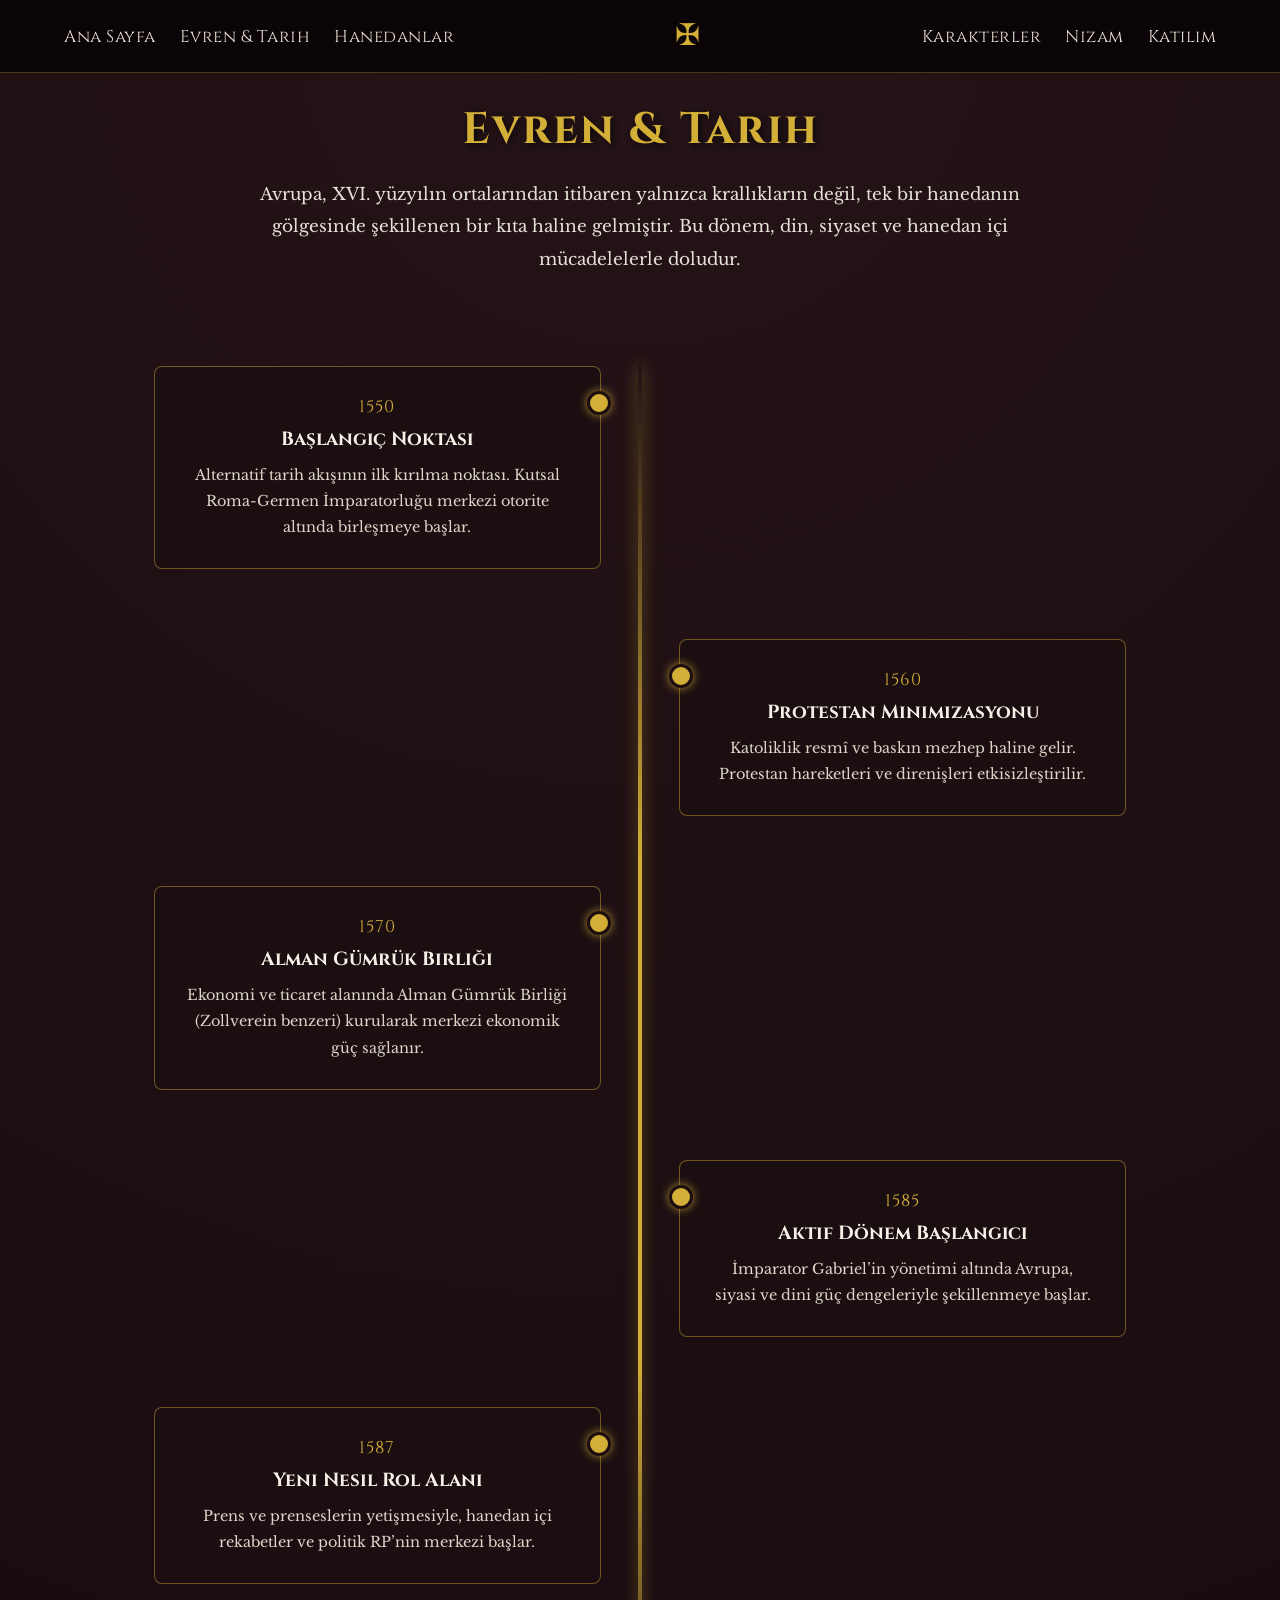
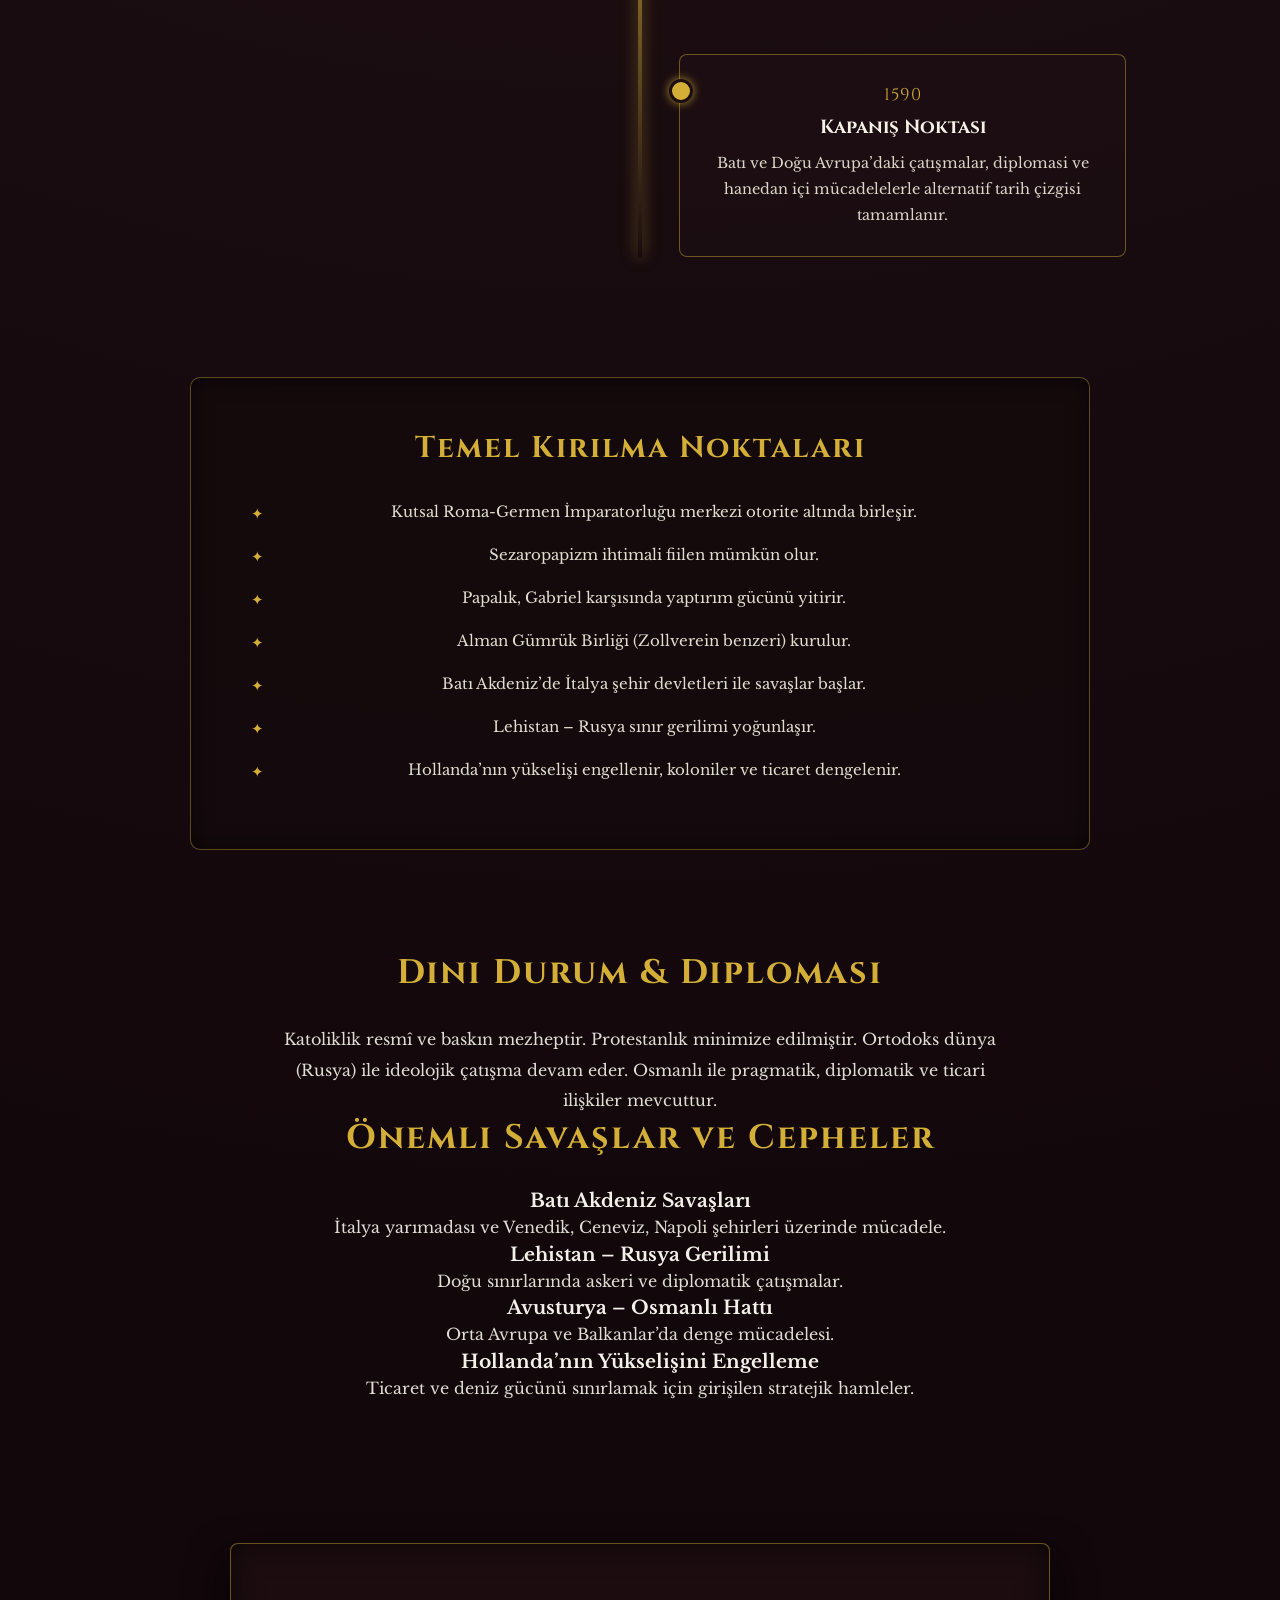
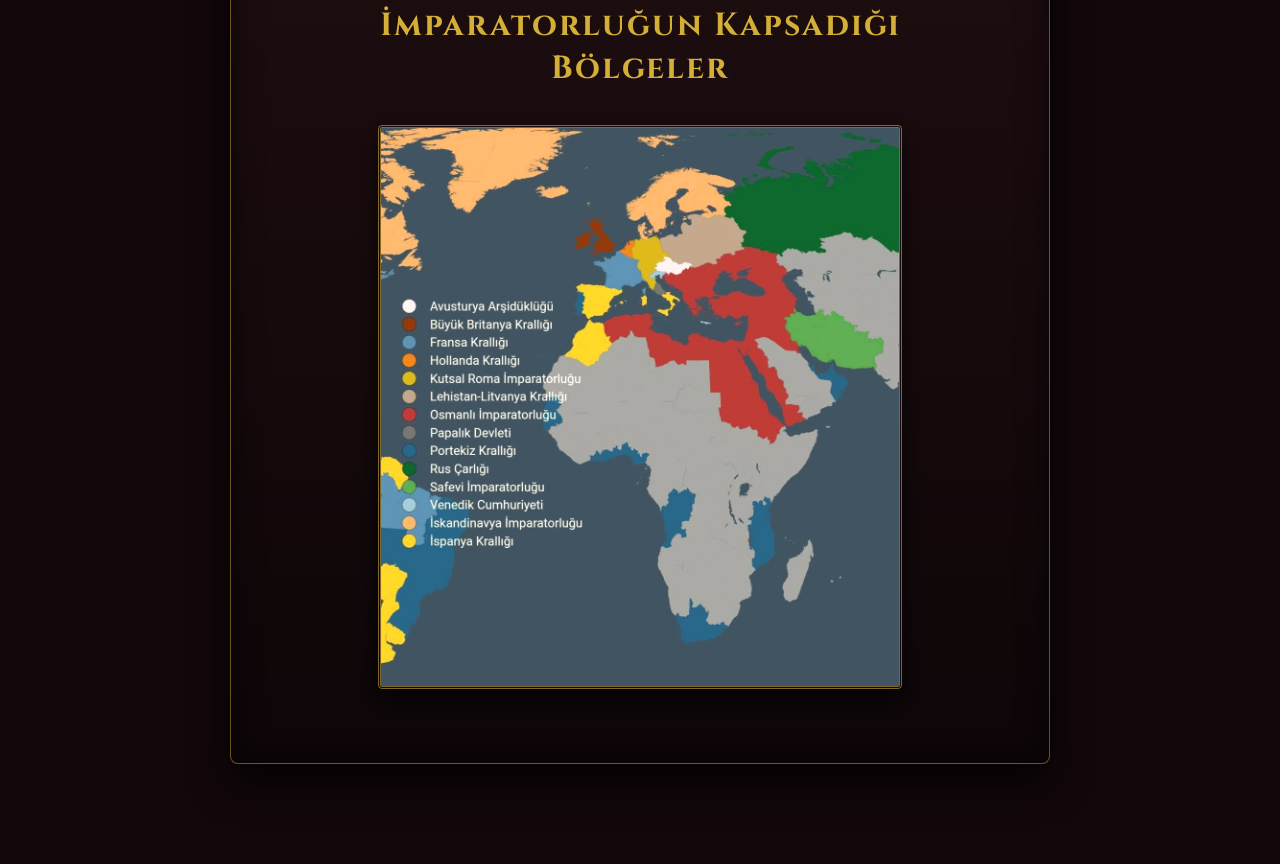
<file: evren.html>
<!DOCTYPE html>
<html lang="en">
<head>
    <meta charset="UTF-8">
    <meta name="viewport" content="width=device-width, initial-scale=1.0">
    <link rel="stylesheet" href="style.css">
    <title>La Domina Temporum</title>
</head>
<body>
    <div class="container">
<!-- NAV -->
<nav class="imperial-nav" role="navigation" aria-label="İmparatorluk Navigasyonu">
  <!-- Sol Menü: Ana Sayfa, Evren, Hanedan -->
  <ul class="nav-links nav-left">
    <li><a href="index.html">Ana Sayfa</a></li>
    <li><a href="evren.html">Evren & Tarih</a></li>
    <li><a href="hanedan.html">Hanedanlar</a></li>
  </ul>

  <!-- Merkez: Logo -->
  <a href="index.html" class="nav-logo" aria-label="İmparatorluk Anasayfası">
    ✠
  </a>

  <!-- Sağ Menü: Karakterler, Nizam, Katılım -->
  <ul class="nav-links nav-right">
    <li><a href="karakter.html">Karakterler</a></li>
    <li><a href="#rules">Nizam</a></li>
    <li><a href="#join">Katılım</a></li>
  </ul>

  <!-- Hamburger Butonu (sadece mobilde görünür) -->
  <button class="hamburger" aria-expanded="false" aria-controls="mobile-menu">
    <span class="sr-only">Menüyü aç/kapat</span>
    <span></span>
    <span></span>
    <span></span>
  </button>

  <!-- Mobil Menü (gizli, JS ile açılır) -->
  <ul id="mobile-menu" class="mobile-nav">
    <li><a href="index.html">Ana Sayfa</a></li>
    <li><a href="evren.html">Evren & Tarih</a></li>
    <li><a href="hanedan.html">Hanedanlar</a></li>
    <li><a href="karakter.html">Karakterler</a></li>
    <li><a href="#rules">Nizam</a></li>
    <li><a href="#join">Katılım</a></li>
  </ul>
</nav>

<section class="section universe">
    <h1>Evren & Tarih</h1>
    <p>
        Avrupa, XVI. yüzyılın ortalarından itibaren yalnızca krallıkların değil, 
        tek bir hanedanın gölgesinde şekillenen bir kıta haline gelmiştir. 
        Bu dönem, din, siyaset ve hanedan içi mücadelelerle doludur.
    </p>

    <!-- ZAMAN ÇİZGİSİ -->
    <div class="timeline">

        <div class="timeline-event left">
            <div class="timeline-date">1550</div>
            <div class="timeline-content">
                <h3>Başlangıç Noktası</h3>
                <p>
                    Alternatif tarih akışının ilk kırılma noktası. Kutsal Roma-Germen İmparatorluğu merkezi otorite altında birleşmeye başlar.
                </p>
            </div>
        </div>

        <div class="timeline-event right">
            <div class="timeline-date">1560</div>
            <div class="timeline-content">
                <h3>Protestan Minimizasyonu</h3>
                <p>
                    Katoliklik resmî ve baskın mezhep haline gelir. Protestan hareketleri ve direnişleri etkisizleştirilir.
                </p>
            </div>
        </div>

        <div class="timeline-event left">
            <div class="timeline-date">1570</div>
            <div class="timeline-content">
                <h3>Alman Gümrük Birliği</h3>
                <p>
                    Ekonomi ve ticaret alanında Alman Gümrük Birliği (Zollverein benzeri) kurularak merkezi ekonomik güç sağlanır.
                </p>
            </div>
        </div>

        <div class="timeline-event right">
            <div class="timeline-date">1585</div>
            <div class="timeline-content">
                <h3>Aktif Dönem Başlangıcı</h3>
                <p>
                    İmparator Gabriel’in yönetimi altında Avrupa, siyasi ve dini güç dengeleriyle şekillenmeye başlar.
                </p>
            </div>
        </div>

        <div class="timeline-event left">
            <div class="timeline-date">1587</div>
            <div class="timeline-content">
                <h3>Yeni Nesil Rol Alanı</h3>
                <p>
                    Prens ve prenseslerin yetişmesiyle, hanedan içi rekabetler ve politik RP’nin merkezi başlar.
                </p>
            </div>
        </div>

        <div class="timeline-event right">
            <div class="timeline-date">1590</div>
            <div class="timeline-content">
                <h3>Kapanış Noktası</h3>
                <p>
                    Batı ve Doğu Avrupa’daki çatışmalar, diplomasi ve hanedan içi mücadelelerle alternatif tarih çizgisi tamamlanır.
                </p>
            </div>
        </div>

    </div>

    <!-- TEMEL KIRILMA NOKTALARI -->
    <div class="milestones">
        <h2>Temel Kırılma Noktaları</h2>
        <ul>
            <li>Kutsal Roma-Germen İmparatorluğu merkezi otorite altında birleşir.</li>
            <li>Sezaropapizm ihtimali fiilen mümkün olur.</li>
            <li>Papalık, Gabriel karşısında yaptırım gücünü yitirir.</li>
            <li>Alman Gümrük Birliği (Zollverein benzeri) kurulur.</li>
            <li>Batı Akdeniz’de İtalya şehir devletleri ile savaşlar başlar.</li>
            <li>Lehistan – Rusya sınır gerilimi yoğunlaşır.</li>
            <li>Hollanda’nın yükselişi engellenir, koloniler ve ticaret dengelenir.</li>
        </ul>
    </div>

    <!-- DİN & SİYASET -->
    <div class="religion-politics">
        <h2>Dini Durum & Diplomasi</h2>
        <p>
            Katoliklik resmî ve baskın mezheptir. Protestanlık minimize edilmiştir.
            Ortodoks dünya (Rusya) ile ideolojik çatışma devam eder.
            Osmanlı ile pragmatik, diplomatik ve ticari ilişkiler mevcuttur.
        </p>
    </div>

    <!-- ÖNEMLİ SAVAŞLAR -->
    <div class="wars">
        <h2>Önemli Savaşlar ve Cepheler</h2>
        <div class="war-grid">
            <div class="war-card">
                <h3>Batı Akdeniz Savaşları</h3>
                <p>İtalya yarımadası ve Venedik, Ceneviz, Napoli şehirleri üzerinde mücadele.</p>
            </div>
            <div class="war-card">
                <h3>Lehistan – Rusya Gerilimi</h3>
                <p>Doğu sınırlarında askeri ve diplomatik çatışmalar.</p>
            </div>
            <div class="war-card">
                <h3>Avusturya – Osmanlı Hattı</h3>
                <p>Orta Avrupa ve Balkanlar’da denge mücadelesi.</p>
            </div>
            <div class="war-card">
                <h3>Hollanda’nın Yükselişini Engelleme</h3>
                <p>Ticaret ve deniz gücünü sınırlamak için girişilen stratejik hamleler.</p>
            </div>
        </div>
    </div>

    <!-- HARİTA / SINIRLAR -->
    <div class="map-section">
        <h2>İmparatorluğun Kapsadığı Bölgeler</h2>
        <img src="images/haritaladomina.jpg" alt="Alternatif Avrupa Haritası" class="map-image">
    </div>

</section>

</div>
    <script src="script.js"></script>
</body>
</html>
</file>
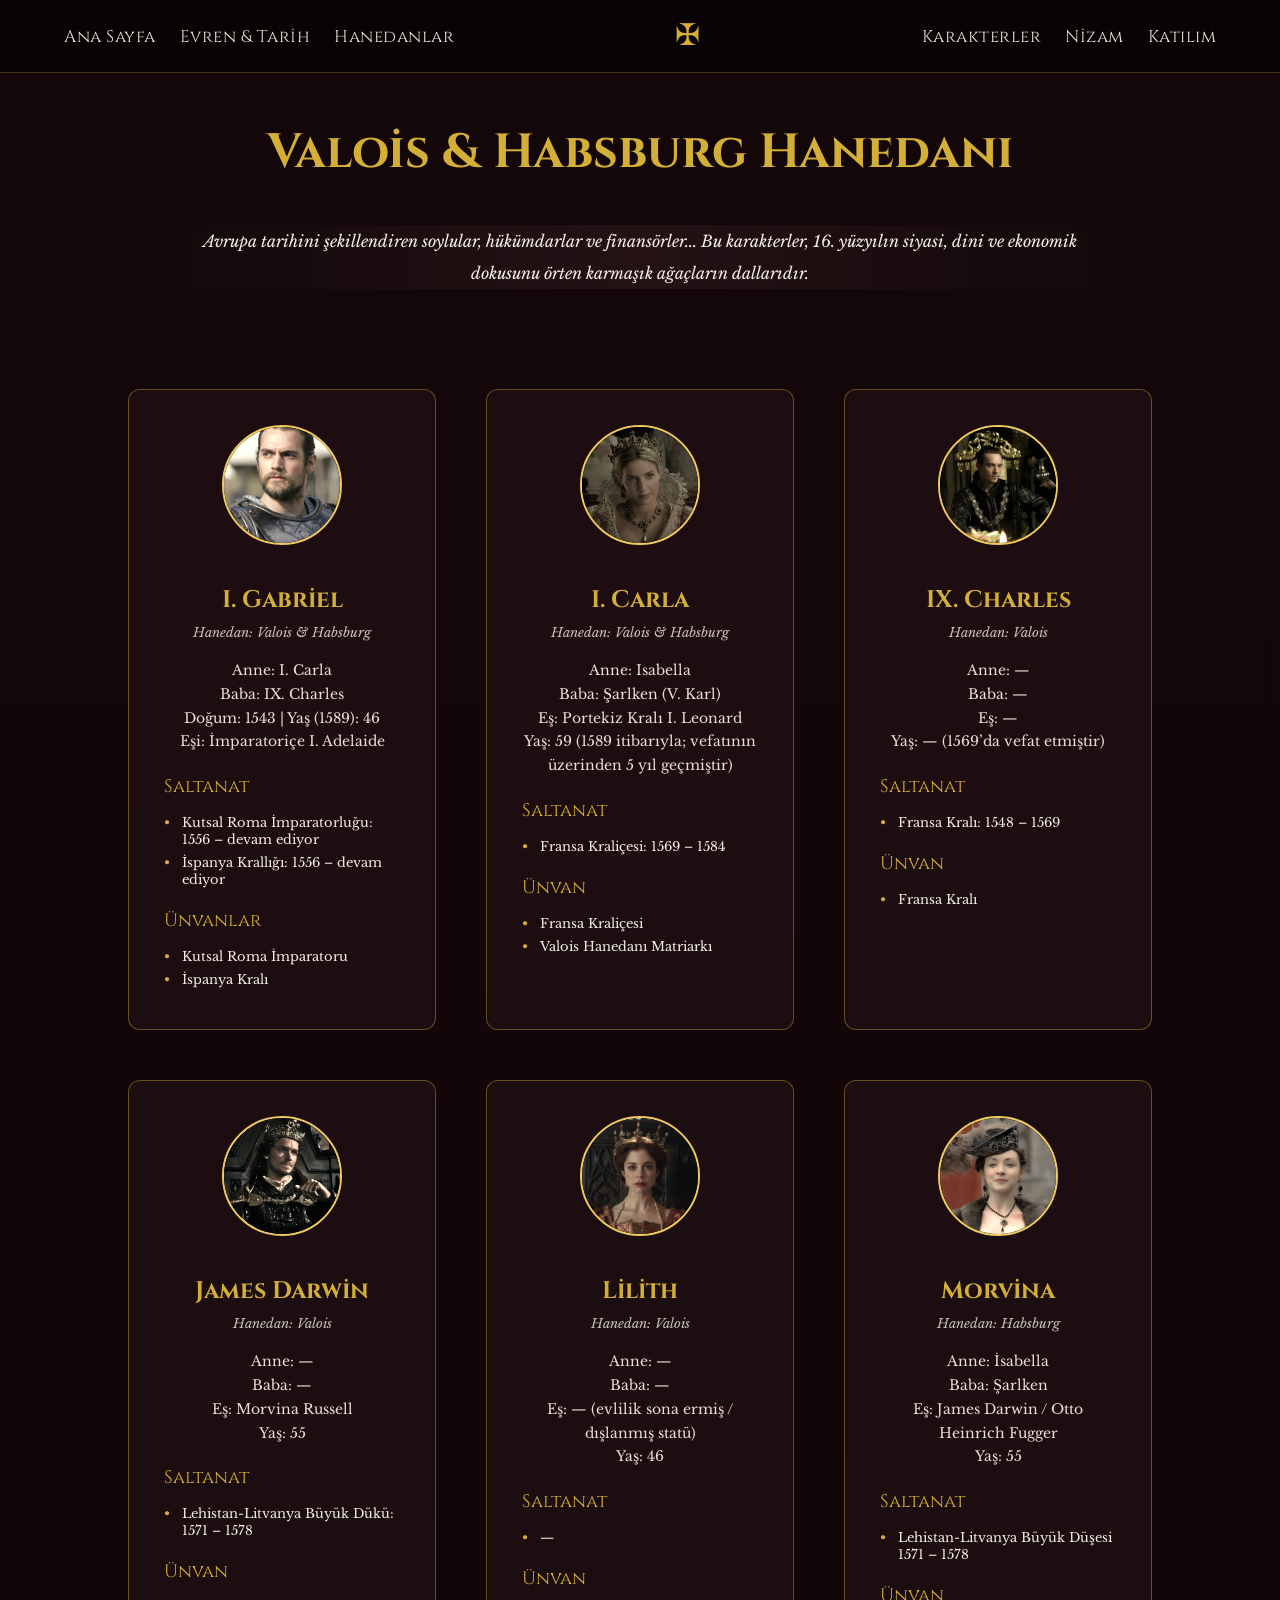
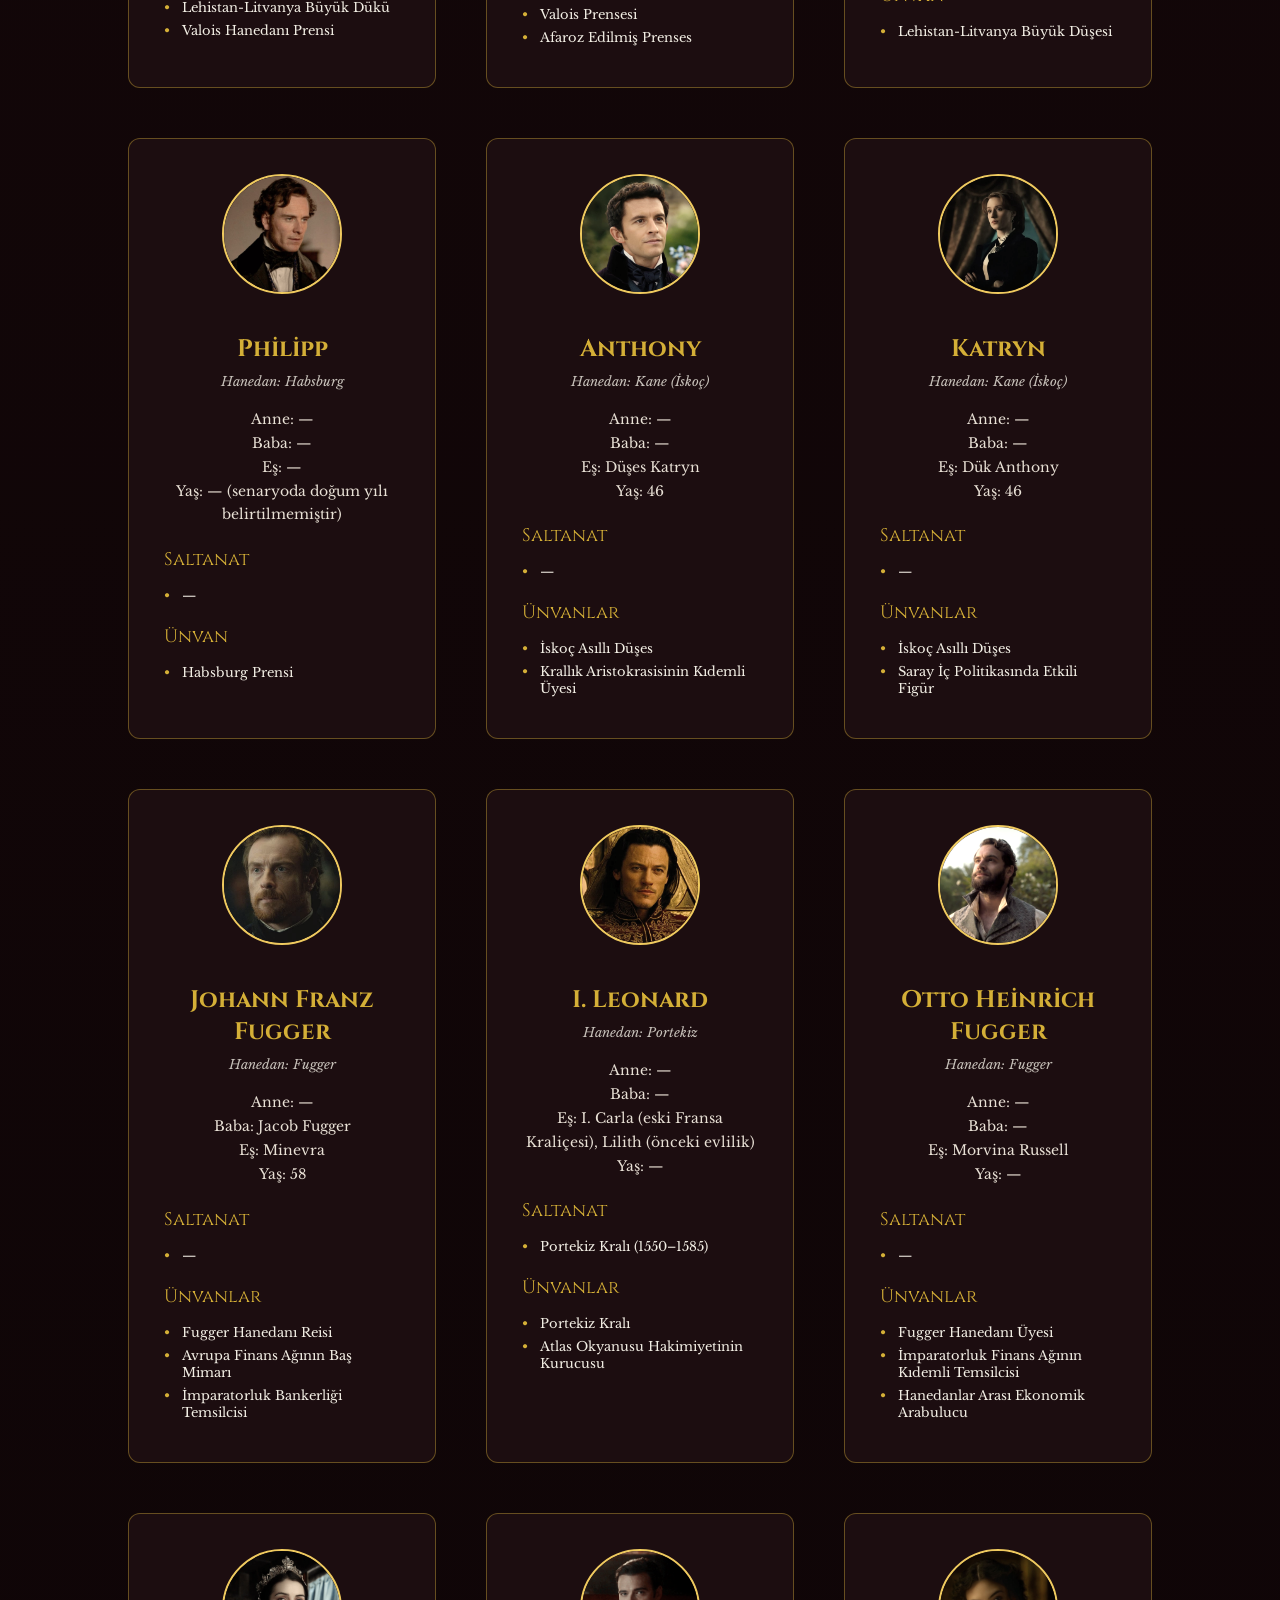
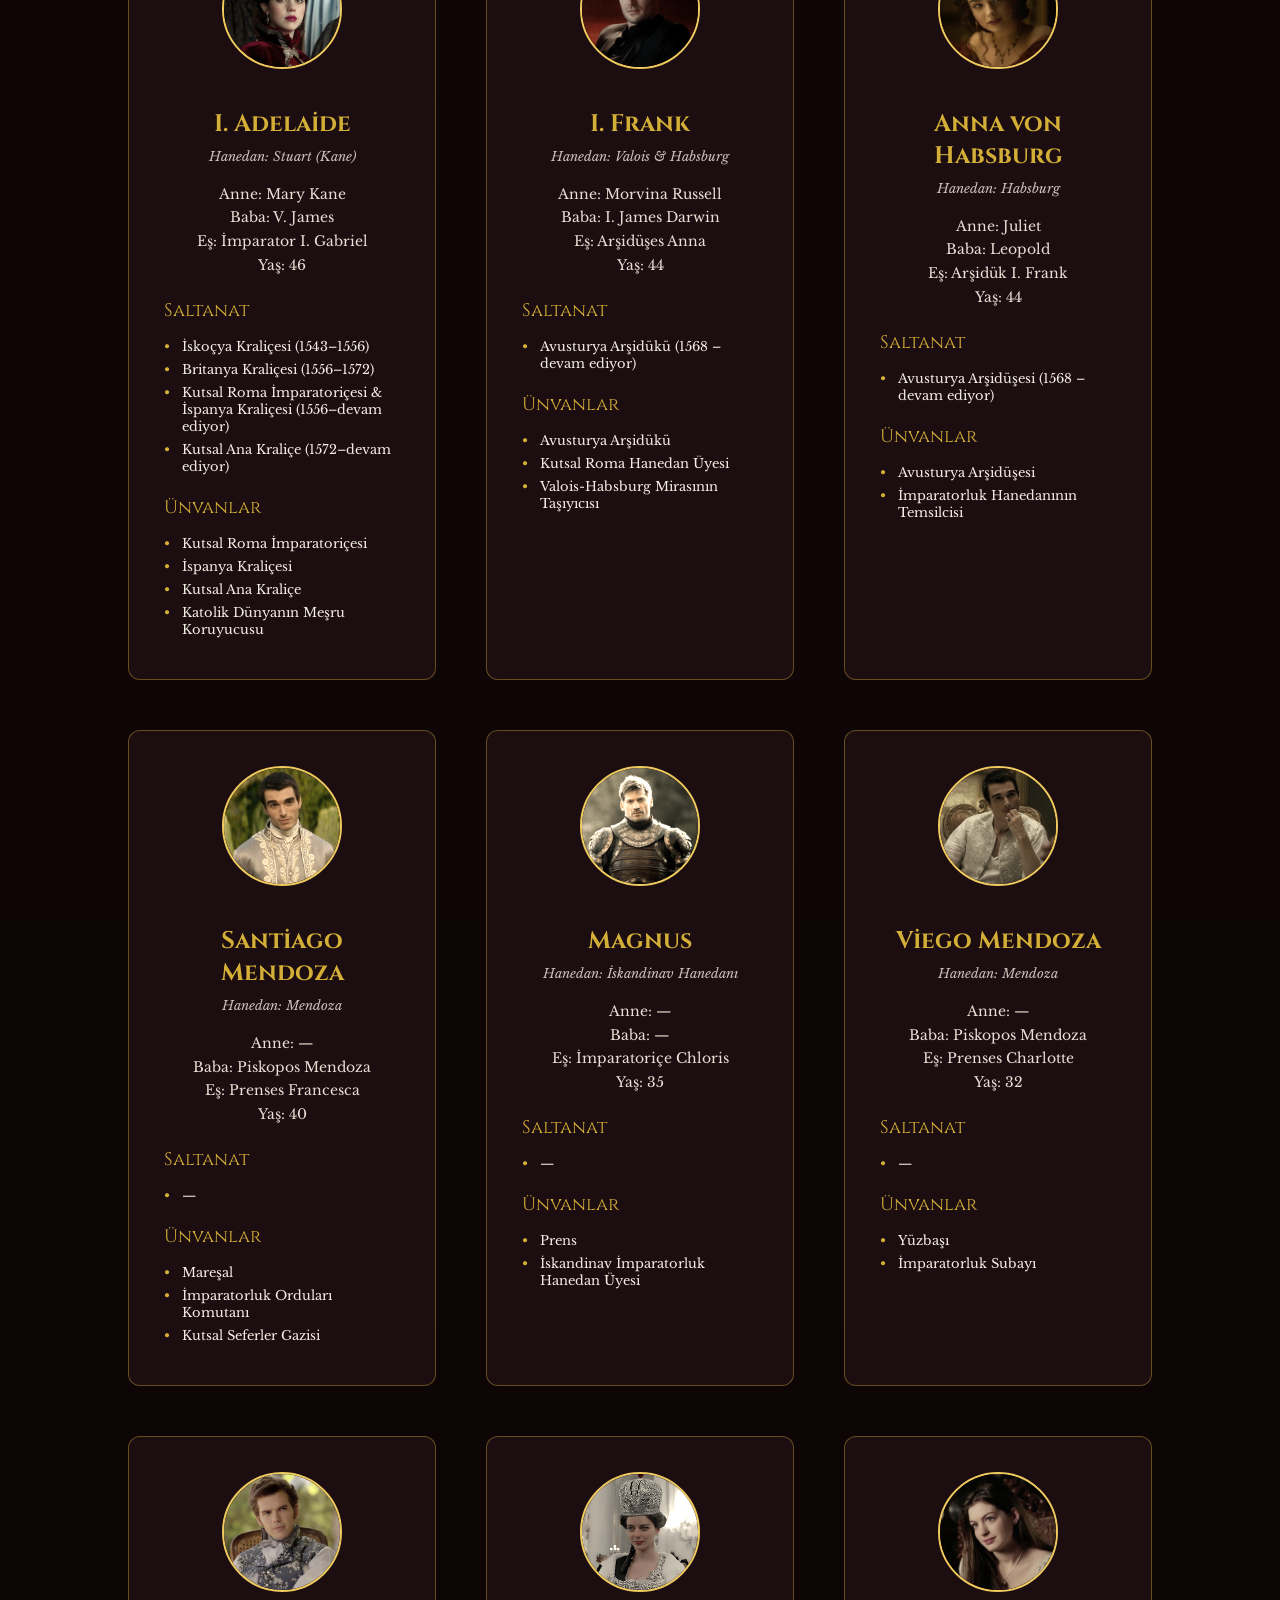
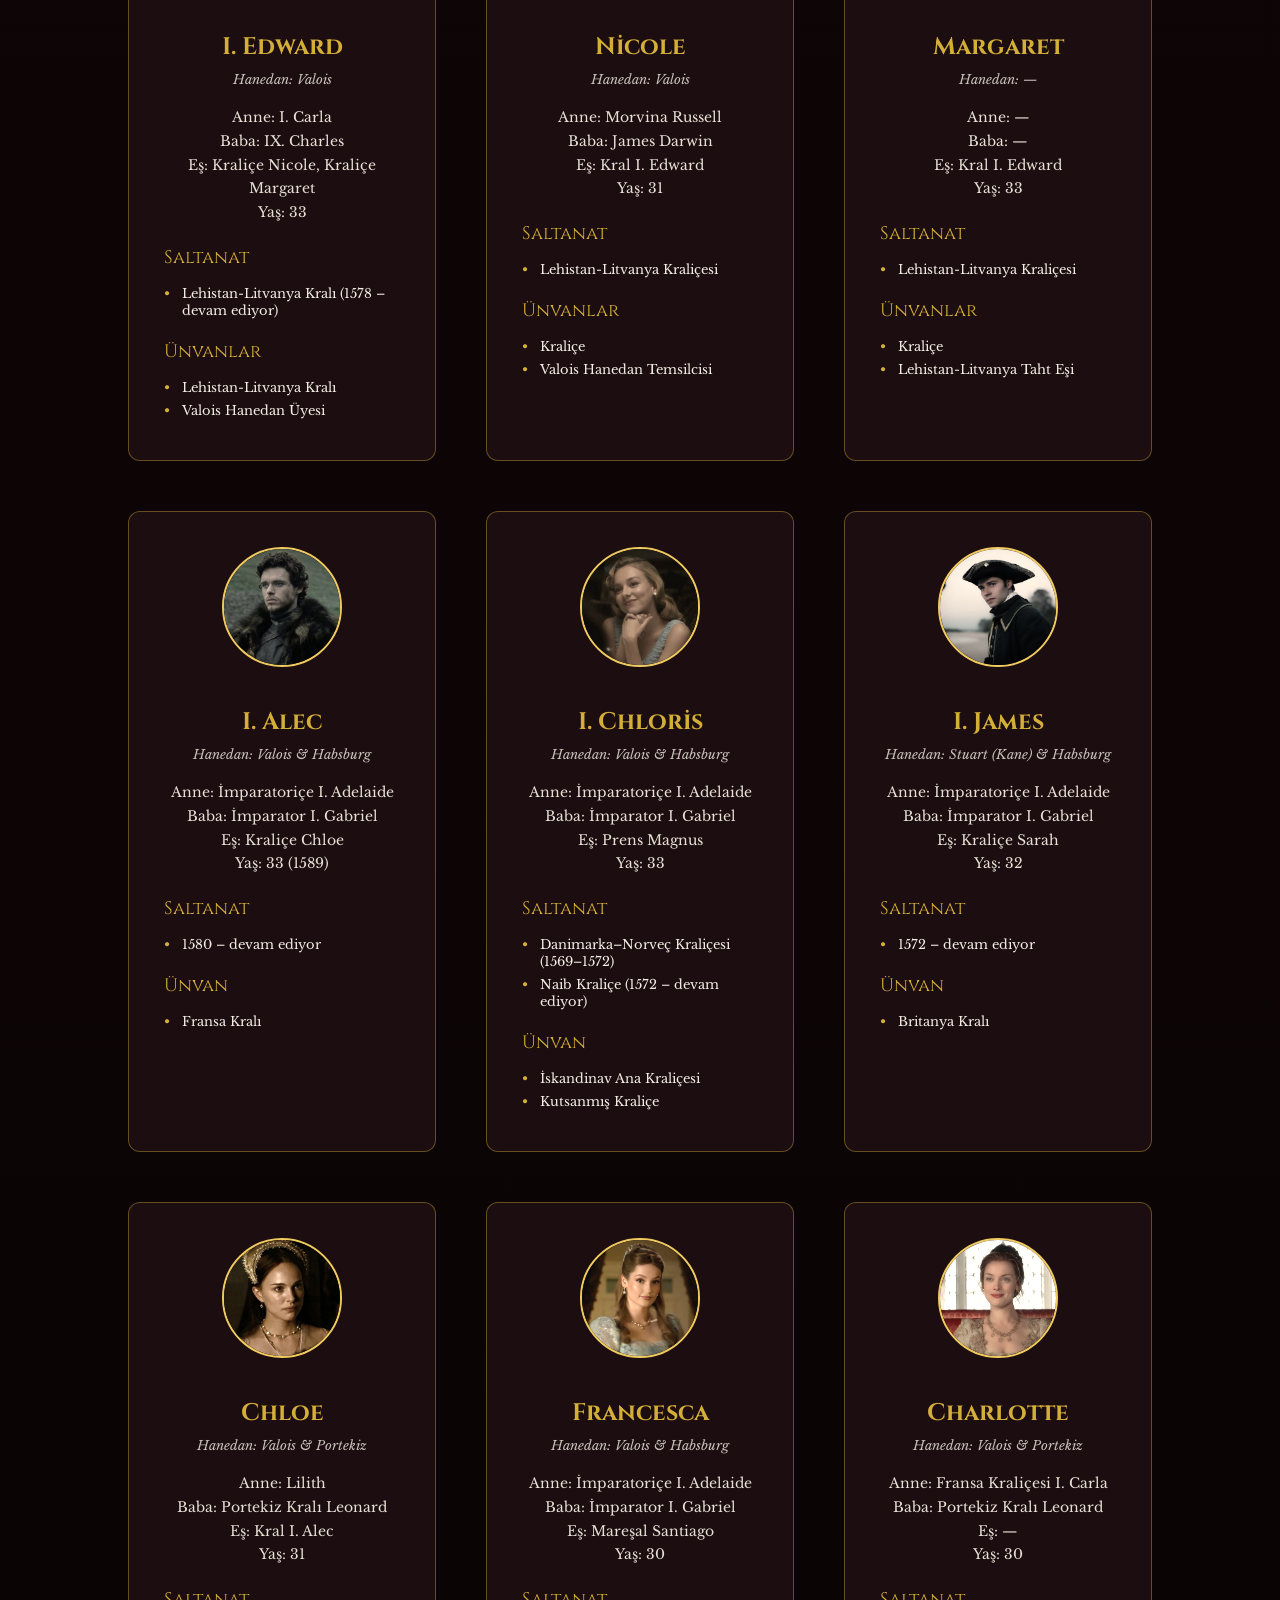
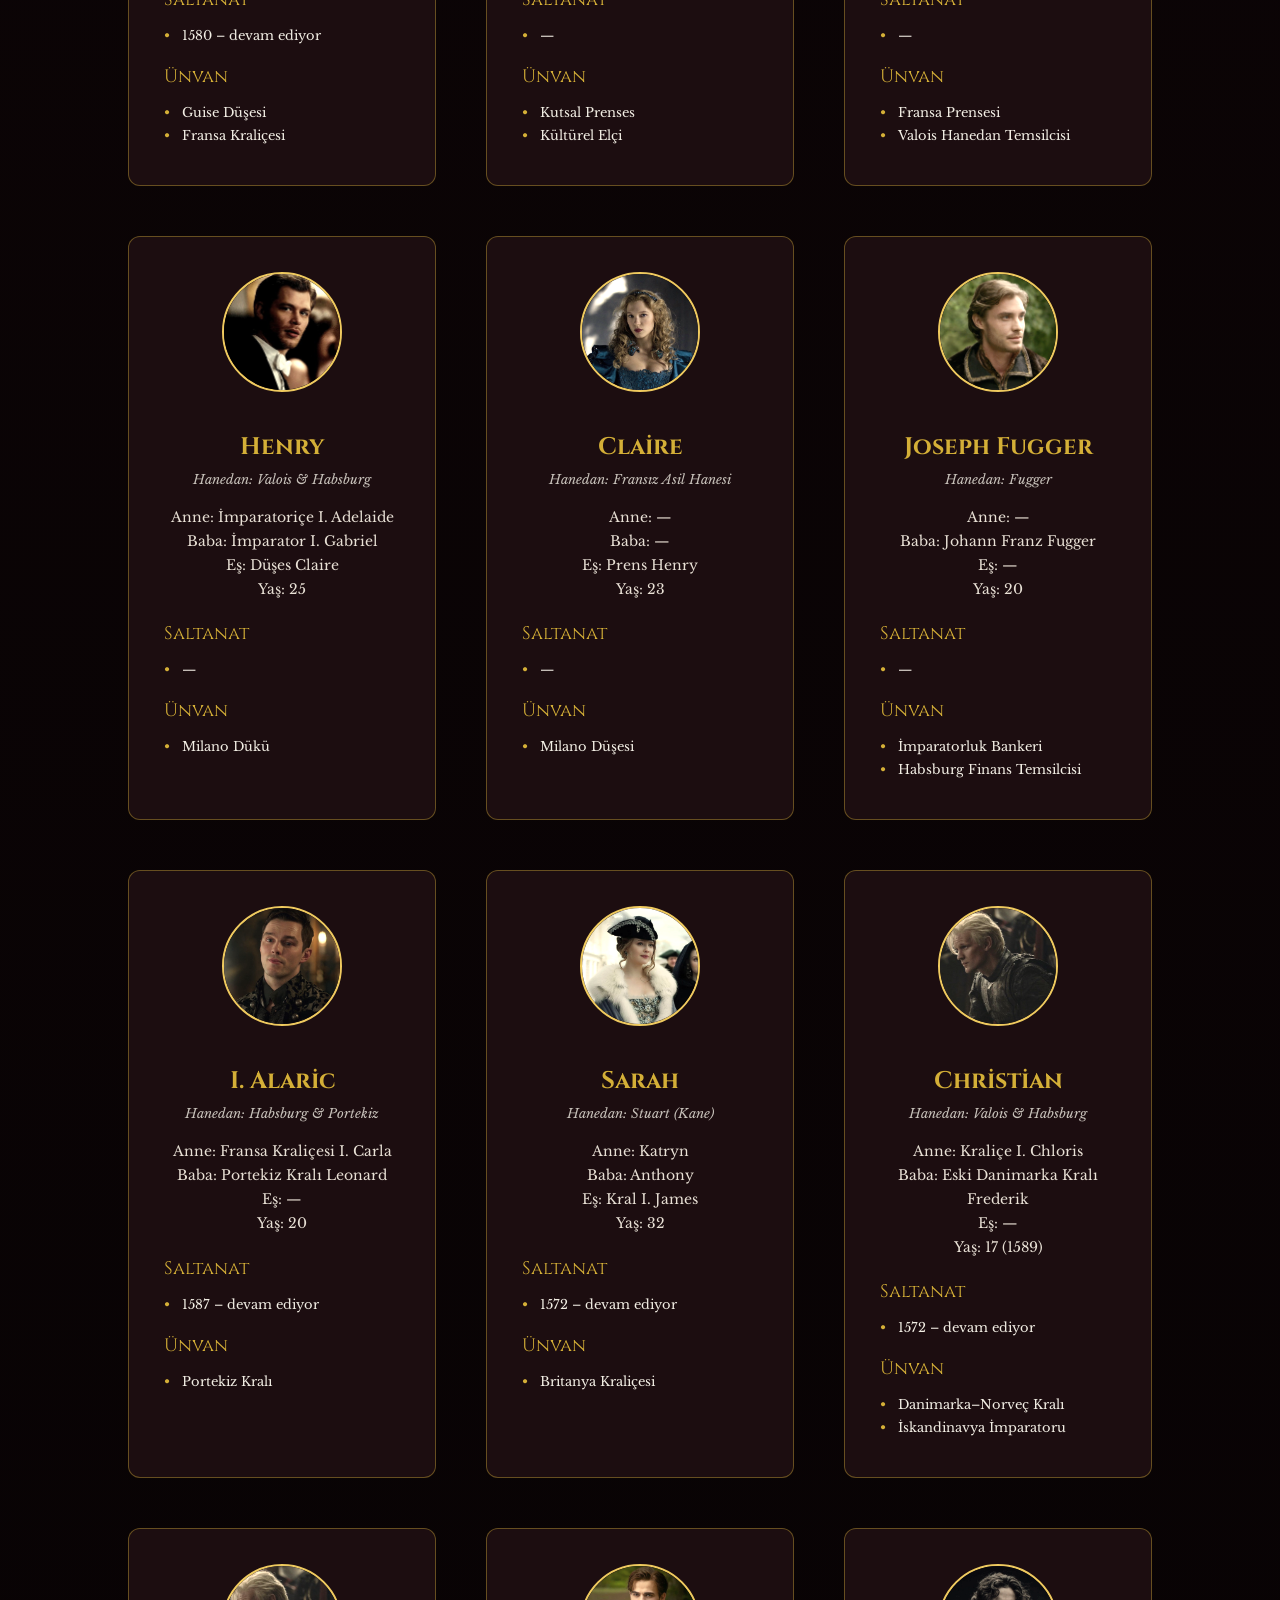
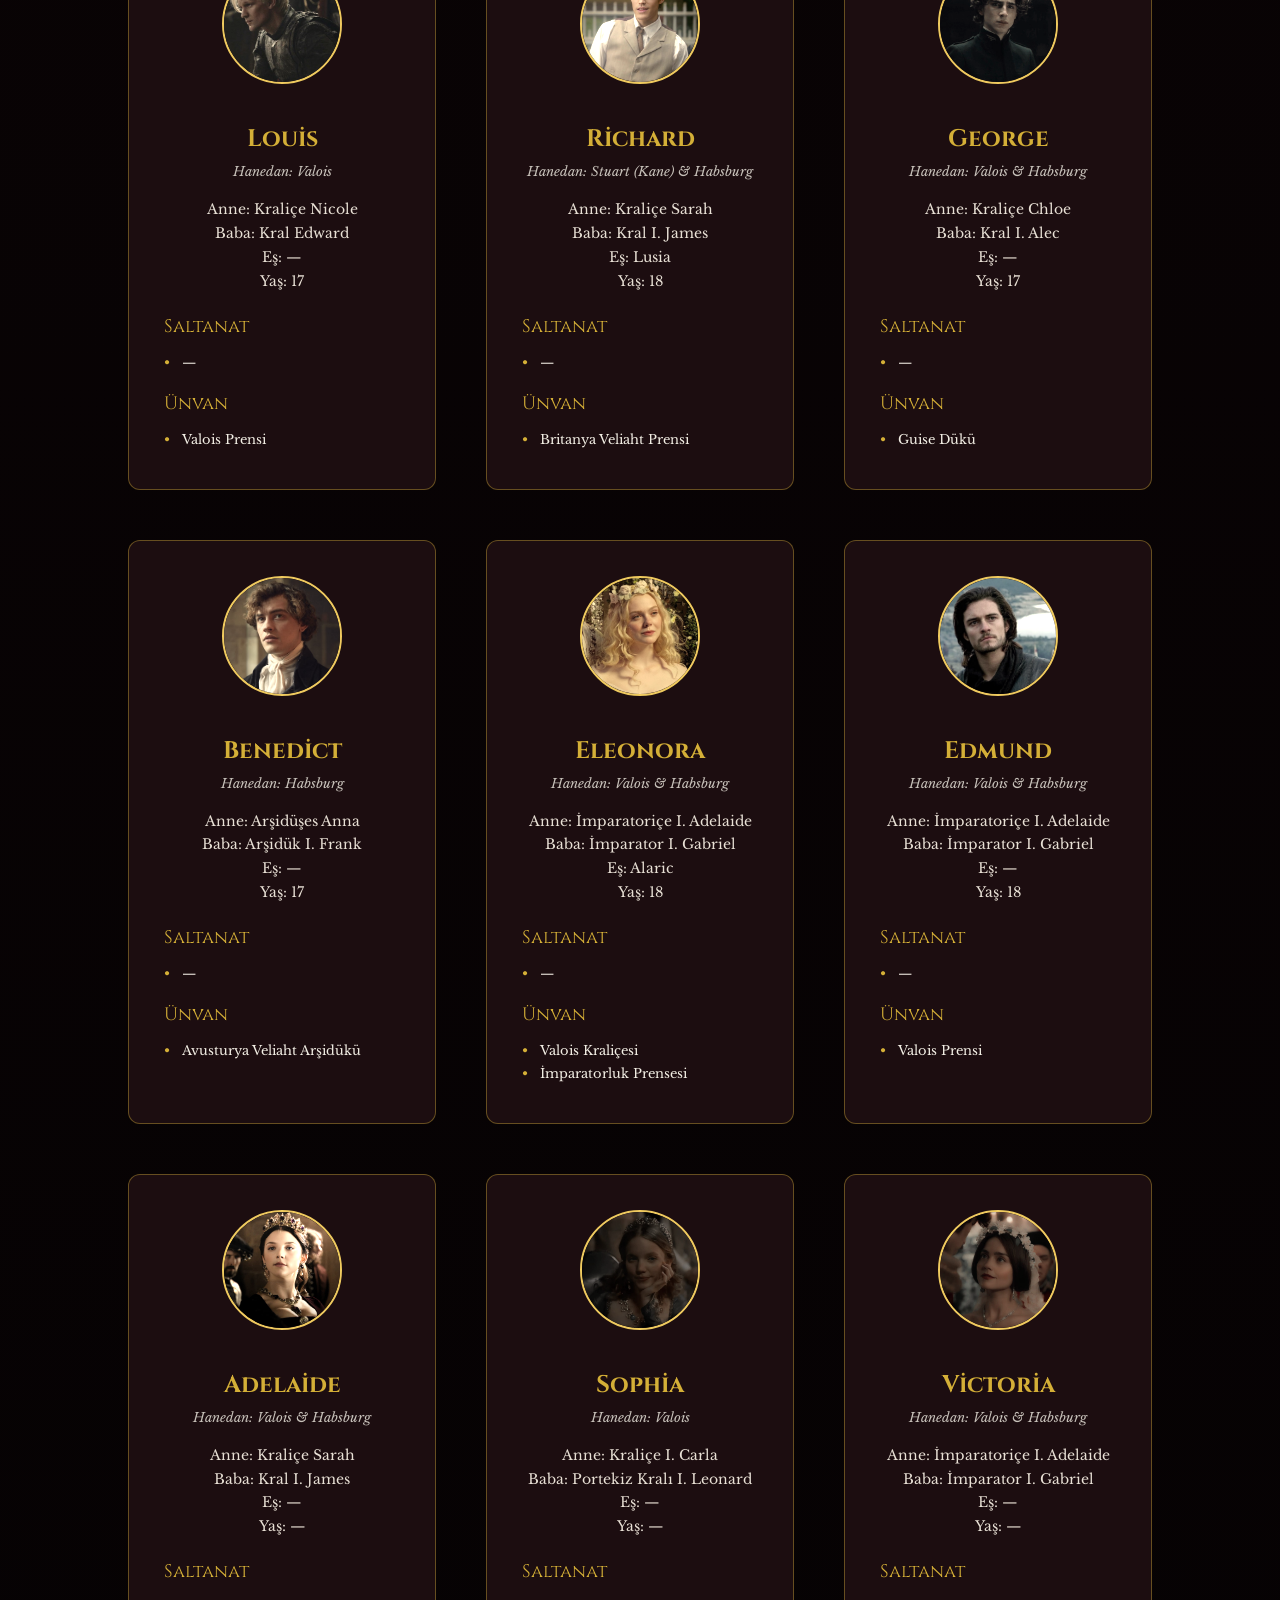
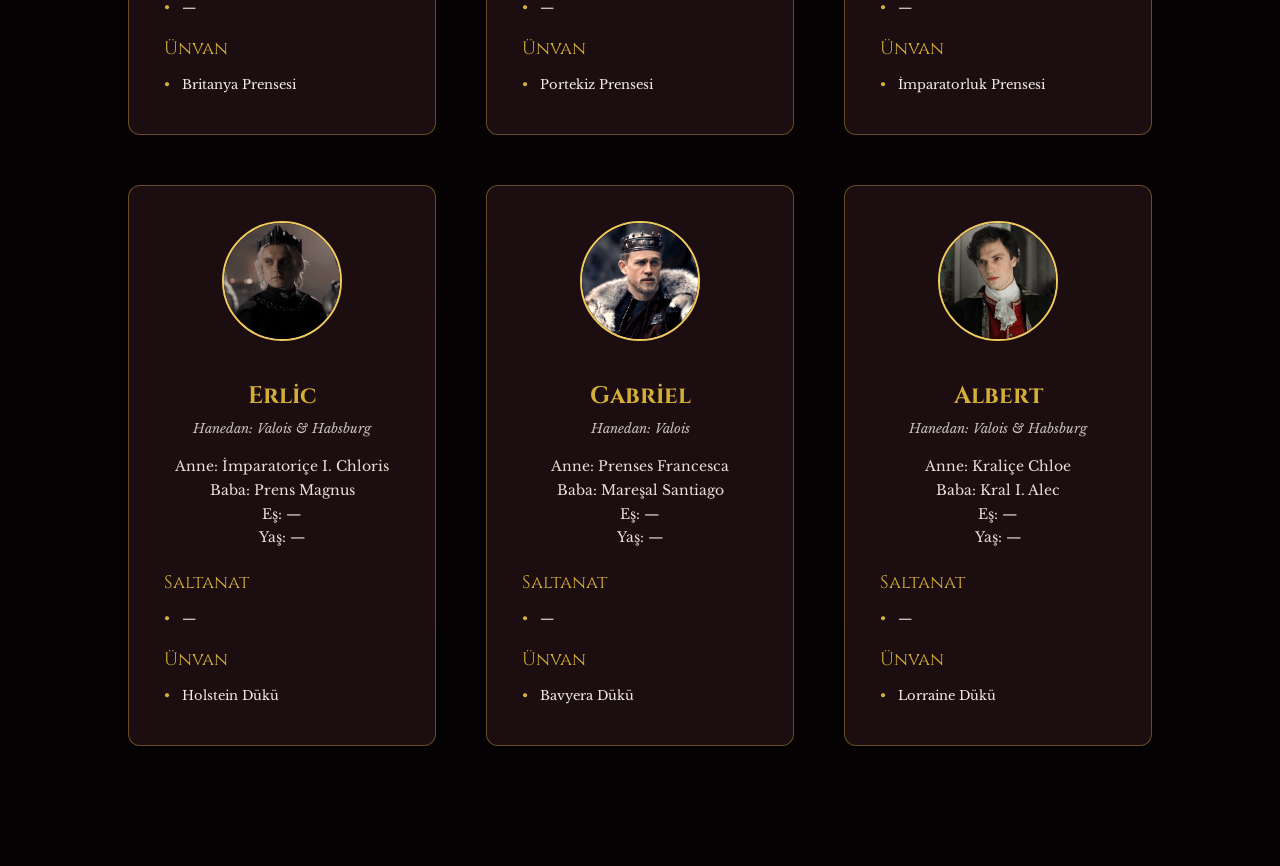
<file: karakter.html>
<!DOCTYPE html>
<html lang="tr">
<head>
  <meta charset="UTF-8" />
  <meta name="viewport" content="width=device-width, initial-scale=1.0"/>
  <title>Karakterler – Valois & Habsburg Hanedanı</title>
  <link rel="stylesheet" href="style.css">
  <link href="https://fonts.googleapis.com/css2?family=Cinzel:wght@400;700&family=Libre+Baskerville:ital@0;1&display=swap" rel="stylesheet">
</head>
<body>
    <!-- NAV -->
<nav class="imperial-nav" role="navigation" aria-label="İmparatorluk Navigasyonu">
  <!-- Sol Menü: Ana Sayfa, Evren, Hanedan -->
  <ul class="nav-links nav-left">
    <li><a href="index.html">Ana Sayfa</a></li>
    <li><a href="evren.html">Evren & Tarih</a></li>
    <li><a href="hanedan.html">Hanedanlar</a></li>
  </ul>

  <!-- Merkez: Logo -->
  <a href="index.html" class="nav-logo" aria-label="İmparatorluk Anasayfası">
    ✠
  </a>

  <!-- Sağ Menü: Karakterler, Nizam, Katılım -->
  <ul class="nav-links nav-right">
    <li><a href="karakter.html">Karakterler</a></li>
    <li><a href="#rules">Nizam</a></li>
    <li><a href="#join">Katılım</a></li>
  </ul>

  <!-- Hamburger Butonu (sadece mobilde görünür) -->
  <button class="hamburger" aria-expanded="false" aria-controls="mobile-menu">
    <span class="sr-only">Menüyü aç/kapat</span>
    <span></span>
    <span></span>
    <span></span>
  </button>

  <!-- Mobil Menü (gizli, JS ile açılır) -->
  <ul id="mobile-menu" class="mobile-nav">
    <li><a href="index.html">Ana Sayfa</a></li>
    <li><a href="evren.html">Evren & Tarih</a></li>
    <li><a href="hanedan.html">Hanedanlar</a></li>
    <li><a href="#characters">Karakterler</a></li>
    <li><a href="#rules">Nizam</a></li>
    <li><a href="#join">Katılım</a></li>
  </ul>
</nav>

   <div class="characters">
  <h1>Valois & Habsburg Hanedanı</h1>
  <div class="intro">
    Avrupa tarihini şekillendiren soylular, hükümdarlar ve finansörler... Bu karakterler, 16. yüzyılın siyasi, dini ve ekonomik dokusunu örten karmaşık ağaçların dallarıdır.
  </div>

  <div class="character-grid">
    
    <!-- I. Gabriel -->
    <div class="character-card">
      <img src="images/gabriel.jpg" alt="I.Gabriel" >
      <h2>I. Gabriel</h2>
      <div class="house">Hanedan: Valois & Habsburg</div>
      <div class="bio">
        Anne: I. Carla<br>
        Baba: IX. Charles<br>
        Doğum: 1543 | Yaş (1589): 46<br>
        Eşi: İmparatoriçe I. Adelaide
      </div>
      <div class="section-title">Saltanat</div>
      <ul>
        <li>Kutsal Roma İmparatorluğu: 1556 – devam ediyor</li>
        <li>İspanya Krallığı: 1556 – devam ediyor</li>
      </ul>
      <div class="section-title">Ünvanlar</div>
      <ul>
        <li>Kutsal Roma İmparatoru</li>
        <li>İspanya Kralı</li>
      </ul>
    </div>

    <!-- I. Carla -->
    <div class="character-card">
      <img src="images/Carla.jpg" alt="I. Carla">
      <h2>I. Carla</h2>
      <div class="house">Hanedan: Valois & Habsburg</div>
      <div class="bio">
        Anne: Isabella<br>
        Baba: Şarlken (V. Karl)<br>
        Eş: Portekiz Kralı I. Leonard<br>
        Yaş: 59 (1589 itibarıyla; vefatının üzerinden 5 yıl geçmiştir)
      </div>
      <div class="section-title">Saltanat</div>
      <ul>
        <li>Fransa Kraliçesi: 1569 – 1584</li>
      </ul>
      <div class="section-title">Ünvan</div>
      <ul>
        <li>Fransa Kraliçesi</li>
        <li>Valois Hanedanı Matriarkı</li>
      </ul>
    </div>

   

    <!-- IX. Charles -->
    <div class="character-card">
      <img src="images/Charles.jpg" alt="IX. Charles">
      <h2>IX. Charles</h2>
      <div class="house">Hanedan: Valois</div>
      <div class="bio">
        Anne: —<br>
        Baba: —<br>
        Eş: —<br>
        Yaş: — (1569’da vefat etmiştir)
      </div>
      <div class="section-title">Saltanat</div>
      <ul>
        <li>Fransa Kralı: 1548 – 1569</li>
      </ul>
      <div class="section-title">Ünvan</div>
      <ul>
        <li>Fransa Kralı</li>
      </ul>
    </div>
     <!-- James Darwin -->
    <div class="character-card">
      <img src="images/JamesD.jpg" alt="James Darwin">
      <h2>James Darwin</h2>
      <div class="house">Hanedan: Valois</div>
      <div class="bio">
        Anne: —<br>
        Baba: —<br>
        Eş: Morvina Russell<br>
        Yaş: 55
      </div>
      <div class="section-title">Saltanat</div>
      <ul>
        <li>Lehistan-Litvanya Büyük Dükü: 1571 – 1578</li>
      </ul>
      <div class="section-title">Ünvan</div>
      <ul>
        <li>Lehistan-Litvanya Büyük Dükü</li>
        <li>Valois Hanedanı Prensi</li>
      </ul>
    </div>

    <!-- Lilith -->
    <div class="character-card">
      <img src="images/Lilith.jpg" alt="Lilith">
      <h2>Lilith</h2>
      <div class="house">Hanedan: Valois</div>
      <div class="bio">
        Anne: —<br>
        Baba: —<br>
        Eş: — (evlilik sona ermiş / dışlanmış statü)<br>
        Yaş: 46
      </div>
      <div class="section-title">Saltanat</div>
      <ul>
        <li>—</li>
      </ul>
      <div class="section-title">Ünvan</div>
      <ul>
        <li>Valois Prensesi</li>
        <li>Afaroz Edilmiş Prenses</li>
      </ul>
    </div>

    <!-- Morvina -->
    <div class="character-card">
      <img src="images/Morvina.jpg" alt="Morvina">
      <h2>Morvina</h2>
      <div class="house">Hanedan: Habsburg</div>
      <div class="bio">
        Anne: İsabella<br>
        Baba: Şarlken<br>
        Eş: James Darwin / Otto Heinrich Fugger<br>
        Yaş: 55
      </div>
      <div class="section-title">Saltanat</div>
      <ul>
        <li>Lehistan-Litvanya Büyük Düşesi 1571 – 1578</li>
      </ul>
      <div class="section-title">Ünvan</div>
      <ul>
        <li>Lehistan-Litvanya Büyük Düşesi</li>
      </ul>
    </div>

    <!-- Philipp -->
    <div class="character-card">
      <img src="images/PrensPhillip.jpg" alt="Philipp">
      <h2>Philipp</h2>
      <div class="house">Hanedan: Habsburg</div>
      <div class="bio">
        Anne: —<br>
        Baba: —<br>
        Eş: —<br>
        Yaş: — (senaryoda doğum yılı belirtilmemiştir)
      </div>
      <div class="section-title">Saltanat</div>
      <ul>
        <li>—</li>
      </ul>
      <div class="section-title">Ünvan</div>
      <ul>
        <li>Habsburg Prensi</li>
      </ul>
    </div>

    <!-- Anthony -->
    <div class="character-card">
      <img src="images/Anthony.jpg" alt="Anthony">
      <h2>Anthony</h2>
      <div class="house">Hanedan: Kane (İskoç)</div>
      <div class="bio">
        Anne: —<br>
        Baba: —<br>
        Eş: Düşes Katryn<br>
        Yaş: 46
      </div>
      <div class="section-title">Saltanat</div>
      <ul>
        <li>—</li>
      </ul>
      <div class="section-title">Ünvanlar</div>
      <ul>
        <li>İskoç Asıllı Düşes</li>
        <li>Krallık Aristokrasisinin Kıdemli Üyesi</li>
      </ul>
    </div>

    <!-- Katryn -->
    <div class="character-card">
      <img src="images/Katryn.jpg" alt="Katryn">
      <h2>Katryn</h2>
      <div class="house">Hanedan: Kane (İskoç)</div>
      <div class="bio">
        Anne: —<br>
        Baba: —<br>
        Eş: Dük Anthony<br>
        Yaş: 46
      </div>
      <div class="section-title">Saltanat</div>
      <ul>
        <li>—</li>
      </ul>
      <div class="section-title">Ünvanlar</div>
      <ul>
        <li>İskoç Asıllı Düşes</li>
        <li>Saray İç Politikasında Etkili Figür</li>
      </ul>
    </div>

    <!-- Johann Franz Fugger -->
    <div class="character-card">
      <img src="images/Johann.jpg" alt="Johann Franz Fugger">
      <h2>Johann Franz Fugger</h2>
      <div class="house">Hanedan: Fugger</div>
      <div class="bio">
        Anne: —<br>
        Baba: Jacob Fugger<br>
        Eş: Minevra<br>
        Yaş: 58
      </div>
      <div class="section-title">Saltanat</div>
      <ul>
        <li>—</li>
      </ul>
      <div class="section-title">Ünvanlar</div>
      <ul>
        <li>Fugger Hanedanı Reisi</li>
        <li>Avrupa Finans Ağının Baş Mimarı</li>
        <li>İmparatorluk Bankerliği Temsilcisi</li>
      </ul>
    </div>

    <!-- I. Leonard -->
    <div class="character-card">
      <img src="images/Leonard.jpg" alt="I. Leonard">
      <h2>I. Leonard</h2>
      <div class="house">Hanedan: Portekiz</div>
      <div class="bio">
        Anne: —<br>
        Baba: —<br>
        Eş: I. Carla (eski Fransa Kraliçesi), Lilith (önceki evlilik)<br>
        Yaş: —
      </div>
      <div class="section-title">Saltanat</div>
      <ul>
        <li>Portekiz Kralı (1550–1585)</li>
      </ul>
      <div class="section-title">Ünvanlar</div>
      <ul>
        <li>Portekiz Kralı</li>
        <li>Atlas Okyanusu Hakimiyetinin Kurucusu</li>
      </ul>
    </div>

    <!-- Otto Heinrich Fugger -->
    <div class="character-card">
      <img src="images/otto.jpg" alt="Otto Heinrich Fugger">
      <h2>Otto Heinrich Fugger</h2>
      <div class="house">Hanedan: Fugger</div>
      <div class="bio">
        Anne: —<br>
        Baba: —<br>
        Eş: Morvina Russell<br>
        Yaş: —
      </div>
      <div class="section-title">Saltanat</div>
      <ul>
        <li>—</li>
      </ul>
      <div class="section-title">Ünvanlar</div>
      <ul>
        <li>Fugger Hanedanı Üyesi</li>
        <li>İmparatorluk Finans Ağının Kıdemli Temsilcisi</li>
        <li>Hanedanlar Arası Ekonomik Arabulucu</li>
      </ul>
    </div>

    <!-- I. Adelaide -->
    <div class="character-card">
      <img src="images/z.jpg" alt="I. Adelaide">
      <h2>I. Adelaide</h2>
      <div class="house">Hanedan: Stuart (Kane)</div>
      <div class="bio">
        Anne: Mary Kane<br>
        Baba: V. James<br>
        Eş: İmparator I. Gabriel<br>
        Yaş: 46
      </div>
      <div class="section-title">Saltanat</div>
      <ul>
        <li>İskoçya Kraliçesi (1543–1556)</li>
        <li>Britanya Kraliçesi (1556–1572)</li>
        <li>Kutsal Roma İmparatoriçesi & İspanya Kraliçesi (1556–devam ediyor)</li>
        <li>Kutsal Ana Kraliçe (1572–devam ediyor)</li>
      </ul>
      <div class="section-title">Ünvanlar</div>
      <ul>
        <li>Kutsal Roma İmparatoriçesi</li>
        <li>İspanya Kraliçesi</li>
        <li>Kutsal Ana Kraliçe</li>
        <li>Katolik Dünyanın Meşru Koruyucusu</li>
      </ul>
    </div>

    <!-- I. Frank -->
    <div class="character-card">
      <img src="images/frank.jpg" alt="I. Frank">
      <h2>I. Frank</h2>
      <div class="house">Hanedan: Valois & Habsburg</div>
      <div class="bio">
        Anne: Morvina Russell<br>
        Baba: I. James Darwin<br>
        Eş: Arşidüşes Anna<br>
        Yaş: 44
      </div>
      <div class="section-title">Saltanat</div>
      <ul>
        <li>Avusturya Arşidükü (1568 – devam ediyor)</li>
      </ul>
      <div class="section-title">Ünvanlar</div>
      <ul>
        <li>Avusturya Arşidükü</li>
        <li>Kutsal Roma Hanedan Üyesi</li>
        <li>Valois-Habsburg Mirasının Taşıyıcısı</li>
      </ul>
    </div>

    <!-- Anna -->
    <div class="character-card">
      <img src="images/d784fa3f03df9334c9db209305f76e5b.jpg" alt="Anna">
      <h2>Anna von Habsburg</h2>
      <div class="house">Hanedan: Habsburg</div>
      <div class="bio">
        Anne: Juliet<br>
        Baba: Leopold<br>
        Eş: Arşidük I. Frank<br>
        Yaş: 44
      </div>
      <div class="section-title">Saltanat</div>
      <ul>
        <li>Avusturya Arşidüşesi (1568 – devam ediyor)</li>
      </ul>
      <div class="section-title">Ünvanlar</div>
      <ul>
        <li>Avusturya Arşidüşesi</li>
        <li>İmparatorluk Hanedanının Temsilcisi</li>
      </ul>
    </div>

    <!-- Santiago -->
    <div class="character-card">
      <img src="images/Santaigo.jpg" alt="Santiago">
      <h2>Santiago Mendoza</h2>
      <div class="house">Hanedan: Mendoza</div>
      <div class="bio">
        Anne: —<br>
        Baba: Piskopos Mendoza<br>
        Eş: Prenses Francesca<br>
        Yaş: 40
      </div>
      <div class="section-title">Saltanat</div>
      <ul>
        <li>—</li>
      </ul>
      <div class="section-title">Ünvanlar</div>
      <ul>
        <li>Mareşal</li>
        <li>İmparatorluk Orduları Komutanı</li>
        <li>Kutsal Seferler Gazisi</li>
      </ul>
    </div>

    <!-- Magnus -->
    <div class="character-card">
      <img src="images/Magnus.jpg" alt="Magnus">
      <h2>Magnus</h2>
      <div class="house">Hanedan: İskandinav Hanedanı</div>
      <div class="bio">
        Anne: —<br>
        Baba: —<br>
        Eş: İmparatoriçe Chloris<br>
        Yaş: 35
      </div>
      <div class="section-title">Saltanat</div>
      <ul>
        <li>—</li>
      </ul>
      <div class="section-title">Ünvanlar</div>
      <ul>
        <li>Prens</li>
        <li>İskandinav İmparatorluk Hanedan Üyesi</li>
      </ul>
    </div>

    <!-- Viego -->
    <div class="character-card">
      <img src="images/Viego.jpg" alt="Viego">
      <h2>Viego Mendoza</h2>
      <div class="house">Hanedan: Mendoza</div>
      <div class="bio">
        Anne: —<br>
        Baba: Piskopos Mendoza<br>
        Eş: Prenses Charlotte<br>
        Yaş: 32
      </div>
      <div class="section-title">Saltanat</div>
      <ul>
        <li>—</li>
      </ul>
      <div class="section-title">Ünvanlar</div>
      <ul>
        <li>Yüzbaşı</li>
        <li>İmparatorluk Subayı</li>
      </ul>
    </div>

    <!-- I. Edward -->
    <div class="character-card">
      <img src="images/Edward.jpg" alt="I. Edward">
      <h2>I. Edward</h2>
      <div class="house">Hanedan: Valois</div>
      <div class="bio">
        Anne: I. Carla<br>
        Baba: IX. Charles<br>
        Eş: Kraliçe Nicole, Kraliçe Margaret<br>
        Yaş: 33
      </div>
      <div class="section-title">Saltanat</div>
      <ul>
        <li>Lehistan-Litvanya Kralı (1578 – devam ediyor)</li>
      </ul>
      <div class="section-title">Ünvanlar</div>
      <ul>
        <li>Lehistan-Litvanya Kralı</li>
        <li>Valois Hanedan Üyesi</li>
      </ul>
    </div>


    <!-- Nicole -->
    <div class="character-card">
      <img src="images/Nicole.jpg" alt="Nicole">
      <h2>Nicole</h2>
      <div class="house">Hanedan: Valois</div>
      <div class="bio">
        Anne: Morvina Russell<br>
        Baba: James Darwin<br>
        Eş: Kral I. Edward<br>
        Yaş: 31
      </div>
      <div class="section-title">Saltanat</div>
      <ul>
        <li>Lehistan-Litvanya Kraliçesi</li>
      </ul>
      <div class="section-title">Ünvanlar</div>
      <ul>
        <li>Kraliçe</li>
        <li>Valois Hanedan Temsilcisi</li>
      </ul>
    </div>

    <!-- Margaret -->
    <div class="character-card">
      <img src="images/Margaret.jpg" alt="Margaret">
      <h2>Margaret</h2>
      <div class="house">Hanedan: —</div>
      <div class="bio">
        Anne: —<br>
        Baba: —<br>
        Eş: Kral I. Edward<br>
        Yaş: 33
      </div>
      <div class="section-title">Saltanat</div>
      <ul>
        <li>Lehistan-Litvanya Kraliçesi</li>
      </ul>
      <div class="section-title">Ünvanlar</div>
      <ul>
        <li>Kraliçe</li>
        <li>Lehistan-Litvanya Taht Eşi</li>
      </ul>
    </div>
    <!-- I. Alec -->
    <div class="character-card">
      <img src="images/alec.jpg" alt="I. Alec">
      <h2>I. Alec</h2>
      <div class="house">Hanedan: Valois & Habsburg</div>
      <div class="bio">
        Anne: İmparatoriçe I. Adelaide<br>
        Baba: İmparator I. Gabriel<br>
        Eş: Kraliçe Chloe<br>
        Yaş: 33 (1589)
      </div>
      <div class="section-title">Saltanat</div>
      <ul>
        <li>1580 – devam ediyor</li>
      </ul>
      <div class="section-title">Ünvan</div>
      <ul>
        <li>Fransa Kralı</li>
      </ul>
    </div>

    <!-- I. Chloris -->
    <div class="character-card">
      <img src="images/Chloris.jpg" alt="I. Chloris">
      <h2>I. Chloris</h2>
      <div class="house">Hanedan: Valois & Habsburg</div>
      <div class="bio">
        Anne: İmparatoriçe I. Adelaide<br>
        Baba: İmparator I. Gabriel<br>
        Eş: Prens Magnus<br>
        Yaş: 33
      </div>
      <div class="section-title">Saltanat</div>
      <ul>
        <li>Danimarka–Norveç Kraliçesi (1569–1572)</li>
        <li>Naib Kraliçe (1572 – devam ediyor)</li>
      </ul>
      <div class="section-title">Ünvan</div>
      <ul>
        <li>İskandinav Ana Kraliçesi</li>
        <li>Kutsanmış Kraliçe</li>
      </ul>
    </div>

    <!-- I. James -->
    <div class="character-card">
      <img src="images/James.jpg" alt="I. James">
      <h2>I. James</h2>
      <div class="house">Hanedan: Stuart (Kane) & Habsburg</div>
      <div class="bio">
        Anne: İmparatoriçe I. Adelaide<br>
        Baba: İmparator I. Gabriel<br>
        Eş: Kraliçe Sarah<br>
        Yaş: 32
      </div>
      <div class="section-title">Saltanat</div>
      <ul>
        <li>1572 – devam ediyor</li>
      </ul>
      <div class="section-title">Ünvan</div>
      <ul>
        <li>Britanya Kralı</li>
      </ul>
    </div>

    <!-- Chloe -->
    <div class="character-card">
      <img src="images/Chloe.jpg" alt="Chloe">
      <h2>Chloe</h2>
      <div class="house">Hanedan: Valois & Portekiz</div>
      <div class="bio">
        Anne: Lilith<br>
        Baba: Portekiz Kralı Leonard<br>
        Eş: Kral I. Alec<br>
        Yaş: 31
      </div>
      <div class="section-title">Saltanat</div>
      <ul>
        <li>1580 – devam ediyor</li>
      </ul>
      <div class="section-title">Ünvan</div>
      <ul>
        <li>Guise Düşesi</li>
        <li>Fransa Kraliçesi</li>
      </ul>
    </div>

    <!-- Francesca -->
    <div class="character-card">
      <img src="images/francesca.jpg" alt="Francesca">
      <h2>Francesca</h2>
      <div class="house">Hanedan: Valois & Habsburg</div>
      <div class="bio">
        Anne: İmparatoriçe I. Adelaide<br>
        Baba: İmparator I. Gabriel<br>
        Eş: Mareşal Santiago<br>
        Yaş: 30
      </div>
      <div class="section-title">Saltanat</div>
      <ul>
        <li>—</li>
      </ul>
      <div class="section-title">Ünvan</div>
      <ul>
        <li>Kutsal Prenses</li>
        <li>Kültürel Elçi</li>
      </ul>
    </div>

    <!-- Charlotte -->
    <div class="character-card">
      <img src="images/Charlotte.jpg" alt="Charlotte">
      <h2>Charlotte</h2>
      <div class="house">Hanedan: Valois & Portekiz</div>
      <div class="bio">
        Anne: Fransa Kraliçesi I. Carla<br>
        Baba: Portekiz Kralı Leonard<br>
        Eş: —<br>
        Yaş: 30
      </div>
      <div class="section-title">Saltanat</div>
      <ul>
        <li>—</li>
      </ul>
      <div class="section-title">Ünvan</div>
      <ul>
        <li>Fransa Prensesi</li>
        <li>Valois Hanedan Temsilcisi</li>
      </ul>
    </div>

    <!-- Henry -->
    <div class="character-card">
      <img src="images/Henry.jpg" alt="Henry">
      <h2>Henry</h2>
      <div class="house">Hanedan: Valois & Habsburg</div>
      <div class="bio">
        Anne: İmparatoriçe I. Adelaide<br>
        Baba: İmparator I. Gabriel<br>
        Eş: Düşes Claire<br>
        Yaş: 25
      </div>
      <div class="section-title">Saltanat</div>
      <ul>
        <li>—</li>
      </ul>
      <div class="section-title">Ünvan</div>
      <ul>
        <li>Milano Dükü</li>
      </ul>
    </div>

    <!-- Claire -->
    <div class="character-card">
      <img src="images/claire.jpg" alt="Claire">
      <h2>Claire</h2>
      <div class="house">Hanedan: Fransız Asil Hanesi</div>
      <div class="bio">
        Anne: —<br>
        Baba: —<br>
        Eş: Prens Henry<br>
        Yaş: 23
      </div>
      <div class="section-title">Saltanat</div>
      <ul>
        <li>—</li>
      </ul>
      <div class="section-title">Ünvan</div>
      <ul>
        <li>Milano Düşesi</li>
      </ul>
    </div>

    <!-- Joseph Fugger -->
    <div class="character-card">
      <img src="images/Joseph.jpg" alt="Joseph Fugger">
      <h2>Joseph Fugger</h2>
      <div class="house">Hanedan: Fugger</div>
      <div class="bio">
        Anne: —<br>
        Baba: Johann Franz Fugger<br>
        Eş: —<br>
        Yaş: 20
      </div>
      <div class="section-title">Saltanat</div>
      <ul>
        <li>—</li>
      </ul>
      <div class="section-title">Ünvan</div>
      <ul>
        <li>İmparatorluk Bankeri</li>
        <li>Habsburg Finans Temsilcisi</li>
      </ul>
    </div>

    <!-- I. Alaric -->
    <div class="character-card">
      <img src="images/Alaric.jpg" alt="I. Alaric">
      <h2>I. Alaric</h2>
      <div class="house">Hanedan: Habsburg & Portekiz</div>
      <div class="bio">
        Anne: Fransa Kraliçesi I. Carla<br>
        Baba: Portekiz Kralı Leonard<br>
        Eş: —<br>
        Yaş: 20
      </div>
      <div class="section-title">Saltanat</div>
      <ul>
        <li>1587 – devam ediyor</li>
      </ul>
      <div class="section-title">Ünvan</div>
      <ul>
        <li>Portekiz Kralı</li>
      </ul>
    </div>

    <!-- Sarah -->
    <div class="character-card">
      <img src="images/Sarah.jpg" alt="Sarah">
      <h2>Sarah</h2>
      <div class="house">Hanedan: Stuart (Kane)</div>
      <div class="bio">
        Anne: Katryn<br>
        Baba: Anthony<br>
        Eş: Kral I. James<br>
        Yaş: 32
      </div>
      <div class="section-title">Saltanat</div>
      <ul>
        <li>1572 – devam ediyor</li>
      </ul>
      <div class="section-title">Ünvan</div>
      <ul>
        <li>Britanya Kraliçesi</li>
      </ul>
    </div>

    <!-- Christian -->
    <div class="character-card">
      <img src="images/Christian.jpg" alt="Christian">
      <h2>Christian</h2>
      <div class="house">Hanedan: Valois & Habsburg</div>
      <div class="bio">
        Anne: Kraliçe I. Chloris<br>
        Baba: Eski Danimarka Kralı Frederik<br>
        Eş: —<br>
        Yaş: 17 (1589)
      </div>
      <div class="section-title">Saltanat</div>
      <ul>
        <li>1572 – devam ediyor</li>
      </ul>
      <div class="section-title">Ünvan</div>
      <ul>
        <li>Danimarka–Norveç Kralı</li>
        <li>İskandinavya İmparatoru</li>
      </ul>
    </div>

    <!-- Louis -->
    <div class="character-card">
      <img src="images/Christian.jpg" alt="Louis">
      <h2>Louis</h2>
      <div class="house">Hanedan: Valois</div>
      <div class="bio">
        Anne: Kraliçe Nicole<br>
        Baba: Kral Edward<br>
        Eş: —<br>
        Yaş: 17
      </div>
      <div class="section-title">Saltanat</div>
      <ul>
        <li>—</li>
      </ul>
      <div class="section-title">Ünvan</div>
      <ul>
        <li>Valois Prensi</li>
      </ul>
    </div>

    <!-- Richard -->
    <div class="character-card">
      <img src="images/Richard.jpg" alt="Richard">
      <h2>Richard</h2>
      <div class="house">Hanedan: Stuart (Kane) & Habsburg</div>
      <div class="bio">
        Anne: Kraliçe Sarah<br>
        Baba: Kral I. James<br>
        Eş: Lusia<br>
        Yaş: 18
      </div>
      <div class="section-title">Saltanat</div>
      <ul>
        <li>—</li>
      </ul>
      <div class="section-title">Ünvan</div>
      <ul>
        <li>Britanya Veliaht Prensi</li>
      </ul>
    </div>

    <!-- George -->
    <div class="character-card">
      <img src="images/George.jpg" alt="George">
      <h2>George</h2>
      <div class="house">Hanedan: Valois & Habsburg</div>
      <div class="bio">
        Anne: Kraliçe Chloe<br>
        Baba: Kral I. Alec<br>
        Eş: —<br>
        Yaş: 17
      </div>
      <div class="section-title">Saltanat</div>
      <ul>
        <li>—</li>
      </ul>
      <div class="section-title">Ünvan</div>
      <ul>
        <li>Guise Dükü</li>
      </ul>
    </div>

    <!-- Benedict -->
    <div class="character-card">
      <img src="images/Benedict.jpg" alt="Benedict">
      <h2>Benedict</h2>
      <div class="house">Hanedan: Habsburg</div>
      <div class="bio">
        Anne: Arşidüşes Anna<br>
        Baba: Arşidük I. Frank<br>
        Eş: —<br>
        Yaş: 17
      </div>
      <div class="section-title">Saltanat</div>
      <ul>
        <li>—</li>
      </ul>
      <div class="section-title">Ünvan</div>
      <ul>
        <li>Avusturya Veliaht Arşidükü</li>
      </ul>
    </div>

    <!-- Eleonora -->
    <div class="character-card">
      <img src="images/Eleonora.jpg" alt="Eleonora">
      <h2>Eleonora</h2>
      <div class="house">Hanedan: Valois & Habsburg</div>
      <div class="bio">
        Anne: İmparatoriçe I. Adelaide<br>
        Baba: İmparator I. Gabriel<br>
        Eş: Alaric<br>
        Yaş: 18
      </div>
      <div class="section-title">Saltanat</div>
      <ul>
        <li>—</li>
      </ul>
      <div class="section-title">Ünvan</div>
      <ul>
        <li>Valois Kraliçesi</li>
        <li>İmparatorluk Prensesi</li>
      </ul>
    </div>

    <!-- Edmund -->
    <div class="character-card">
      <img src="images/Edmund.jpg" alt="Edmund">
      <h2>Edmund</h2>
      <div class="house">Hanedan: Valois & Habsburg</div>
      <div class="bio">
        Anne: İmparatoriçe I. Adelaide<br>
        Baba: İmparator I. Gabriel<br>
        Eş: —<br>
        Yaş: 18
      </div>
      <div class="section-title">Saltanat</div>
      <ul>
        <li>—</li>
      </ul>
      <div class="section-title">Ünvan</div>
      <ul>
        <li>Valois Prensi</li>
      </ul>
    </div>

    <!-- Adelaide -->
    <div class="character-card">
      <img src="images/IIAdelaide.jpg" alt="Adelaide">
      <h2>Adelaide</h2>
      <div class="house">Hanedan: Valois & Habsburg</div>
      <div class="bio">
        Anne: Kraliçe Sarah<br>
        Baba: Kral I. James<br>
        Eş: —<br>
        Yaş: —
      </div>
      <div class="section-title">Saltanat</div>
      <ul>
        <li>—</li>
      </ul>
      <div class="section-title">Ünvan</div>
      <ul>
        <li>Britanya Prensesi</li>
      </ul>
    </div>

    <!-- Sophia -->
    <div class="character-card">
      <img src="images/Sophia.jpg" alt="Sophia">
      <h2>Sophia</h2>
      <div class="house">Hanedan: Valois</div>
      <div class="bio">
        Anne: Kraliçe I. Carla<br>
        Baba: Portekiz Kralı I. Leonard<br>
        Eş: —<br>
        Yaş: —
      </div>
      <div class="section-title">Saltanat</div>
      <ul>
        <li>—</li>
      </ul>
      <div class="section-title">Ünvan</div>
      <ul>
        <li>Portekiz Prensesi</li>
      </ul>
    </div>

    <!-- Victoria -->
    <div class="character-card">
      <img src="images/Victoria.jpg" alt="Victoria">
      <h2>Victoria</h2>
      <div class="house">Hanedan: Valois & Habsburg</div>
      <div class="bio">
        Anne: İmparatoriçe I. Adelaide<br>
        Baba: İmparator I. Gabriel<br>
        Eş: —<br>
        Yaş: —
      </div>
      <div class="section-title">Saltanat</div>
      <ul>
        <li>—</li>
      </ul>
      <div class="section-title">Ünvan</div>
      <ul>
        <li>İmparatorluk Prensesi</li>
      </ul>
    </div>

    <!-- Erlic -->
    <div class="character-card">
      <img src="images/Erlic.jpg" alt="Erlic">
      <h2>Erlic</h2>
      <div class="house">Hanedan: Valois & Habsburg</div>
      <div class="bio">
        Anne: İmparatoriçe I. Chloris<br>
        Baba: Prens Magnus<br>
        Eş: —<br>
        Yaş: —
      </div>
      <div class="section-title">Saltanat</div>
      <ul>
        <li>—</li>
      </ul>
      <div class="section-title">Ünvan</div>
      <ul>
        <li>Holstein Dükü</li>
      </ul>
    </div>

    <!-- Gabriel -->
    <div class="character-card">
      <img src="images/IIGabriel.jpg" alt="Gabriel">
      <h2>Gabriel</h2>
      <div class="house">Hanedan: Valois</div>
      <div class="bio">
        Anne: Prenses Francesca<br>
        Baba: Mareşal Santiago<br>
        Eş: —<br>
        Yaş: —
      </div>
      <div class="section-title">Saltanat</div>
      <ul>
        <li>—</li>
      </ul>
      <div class="section-title">Ünvan</div>
      <ul>
        <li>Bavyera Dükü</li>
      </ul>
    </div>

    <!-- Albert -->
    <div class="character-card">
      <img src="images/Albert.jpg" alt="Albert">
      <h2>Albert</h2>
      <div class="house">Hanedan: Valois & Habsburg</div>
      <div class="bio">
        Anne: Kraliçe Chloe<br>
        Baba: Kral I. Alec<br>
        Eş: —<br>
        Yaş: —
      </div>
      <div class="section-title">Saltanat</div>
      <ul>
        <li>—</li>
      </ul>
      <div class="section-title">Ünvan</div>
      <ul>
        <li>Lorraine Dükü</li>
      </ul>
    </div>

  </div>
  </div>
      <script src="script.js"></script>
</body>
</html>
</file>
<file: style.css>
@import url('https://fonts.googleapis.com/css2?family=Cinzel:wght@400;600&family=Libre+Baskerville&display=swap');

* {
    margin: 0;
    padding: 0;
    box-sizing: border-box;
}

body {
    background-color: #1b1b1b;
    font-family: 'Libre Baskerville', serif;
}
/* ====== ERİŞİLEBİLİRLİK ====== */
.sr-only {
  position: absolute;
  width: 1px;
  height: 1px;
  padding: 0;
  margin: -1px;
  overflow: hidden;
  clip: rect(0, 0, 0, 0);
  white-space: nowrap;
  border: 0;
}

/* ====== GENEL NAV STİLİ ====== */
.imperial-nav {
  position: fixed;
  top: 0;
  left: 0;
  width: 100%;
  display: flex;
  justify-content: space-between;
  align-items: center;
  padding: 16px 5%;
  background: rgba(10, 4, 6, 0.94);
  backdrop-filter: blur(6px);
  -webkit-backdrop-filter: blur(6px);
  border-bottom: 1px solid rgba(212, 175, 55, 0.3);
  z-index: 2000;
  font-family: 'Cinzel', serif;
}

/* ====== LOGO ====== */
.nav-logo {
  font-size: 30px;
  color: #d4af37;
  text-decoration: none;
  transition: transform 0.3s ease, color 0.3s ease;
}

.nav-logo:hover {
  color: #f2d26b;
  transform: scale(1.1);
}

/* ====== MASAÜSTÜ MENÜLER (≥769px) ====== */
.nav-links {
  display: flex;
  list-style: none;
  margin: 0;
  padding: 0;
  gap: 24px;
}

.nav-left {
  margin-right: auto;
}

.nav-right {
  margin-left: auto;
}

.nav-links li a {
  color: #e8e0d5;
  text-decoration: none;
  font-size: 17px;
  letter-spacing: 0.5px;
  position: relative;
  padding: 6px 0;
  transition: color 0.25s ease;
}

.nav-links li a::after {
  content: '';
  position: absolute;
  bottom: 0;
  left: 0;
  width: 0;
  height: 1px;
  background: #d4af37;
  transition: width 0.3s ease;
}

.nav-links li a:hover {
  color: #d4af37;
}

.nav-links li a:hover::after {
  width: 100%;
}

/* ====== HAMBURGER BUTONU ====== */
.hamburger {
  display: none;
  flex-direction: column;
  justify-content: space-between;
  width: 30px;
  height: 21px;
  background: transparent;
  border: none;
  cursor: pointer;
  padding: 0;
  z-index: 2001;
}

.hamburger span {
  display: block;
  height: 2.5px;
  width: 100%;
  background: #d4af37;
  border-radius: 2px;
  transition: all 0.35s cubic-bezier(0.68, -0.55, 0.27, 1.55);
}
.mobile-nav{
    display: none;
}

/* ====== MOBİL MENÜ (≤768px) ====== */
@media (max-width: 768px) {
  /* Masaüstü menüleri gizle */
  .nav-links {
    display: none;
  }

  /* Hamburger butonunu göster */
  .hamburger {
    display: flex;
    margin-left: auto;
  }

  /* Mobil menü (gizli başlangıçta) */
  .mobile-nav {
    position: fixed;
    top: 0;
    right: -100%;
    width: 80%;
    max-width: 300px;
    height: 100vh;
    background: rgba(12, 5, 7, 0.97);
    backdrop-filter: blur(8px);
    border-left: 1px solid rgba(212, 175, 55, 0.4);
    display: flex;
    flex-direction: column;
    padding: 90px 25px 30px;
    margin: 0;
    list-style: none;
    transition: right 0.4s cubic-bezier(0.68, -0.55, 0.27, 1.55);
    z-index: 1999;
  }

  .mobile-nav.active {
    right: 0;
  }

  .mobile-nav li {
    width: 100%;
    margin-bottom: 18px;
  }

  .mobile-nav li:last-child {
    margin-bottom: 0;
  }

  .mobile-nav li a {
    display: block;
    color: #e8e0d5;
    text-decoration: none;
    font-size: 20px;
    padding: 10px 0;
    border-bottom: 1px solid rgba(212, 175, 55, 0.2);
    transition: color 0.2s ease;
  }

  .mobile-nav li a:hover {
    color: #d4af37;
  }

  /* Hamburger X animasyonu */
  .hamburger.active span:nth-child(1) {
    transform: rotate(45deg) translate(6px, 6px);
    width: 70%;
  }
  .hamburger.active span:nth-child(2) {
    opacity: 0;
  }
  .hamburger.active span:nth-child(3) {
    transform: rotate(-45deg) translate(6px, -6px);
    width: 70%;
  }
}
/* HERO ALANI */
.hero {
    position: relative;
    height: 100vh;
    background:
        url("hero-bg.jpg") center/cover no-repeat;
    display: flex;
    align-items: center;
    justify-content: center;
    text-align: center;
    color: #f4f1ea;
}

/* KARARTMA & ATMOSFER */
.hero-overlay {
    position: absolute;
    inset: 0;
    background: radial-gradient(
        circle at center,
        rgba(0, 0, 0, 0.45),
        rgba(0, 0, 0, 0.85)
    );
}

/* İÇERİK */
.hero-content {
    position: relative;
    max-width: 900px;
    padding: 40px;
    z-index: 2;
}

/* BAŞLIK */
.hero h1 {
    font-family: 'Cinzel', serif;
    font-size: 52px;
    font-weight: 600;
    letter-spacing: 2px;
    margin-bottom: 24px;
    line-height: 1.3;
}

.hero h1 span {
    color: #d4af37;
}

/* AÇIKLAMA METNİ */
.hero p {
    font-size: 17px;
    line-height: 1.9;
    margin-bottom: 40px;
    color: #e6e2d9;
}

/* BUTONLAR */
.hero-buttons {
    display: flex;
    justify-content: center;
    gap: 24px;
}

.hero-buttons a {
    font-family: 'Cinzel', serif;
    letter-spacing: 1.5px;
    text-decoration: none;
    padding: 14px 32px;
    border: 1px solid #d4af37;
    transition: all 0.4s ease;
}

/* ANA BUTON */
.btn-primary {
    background-color: rgba(212, 175, 55, 0.15);
    color: #d4af37;
}

.btn-primary:hover {
    background-color: #d4af37;
    color: #1b1b1b;
}

/* İKİNCİ BUTON */
.btn-secondary {
    color: #f4f1ea;
}

.btn-secondary:hover {
    background-color: rgba(244, 241, 234, 0.1);
}

/* MOBİL */
@media (max-width: 768px) {
    .hero h1 {
        font-size: 36px;
    }

    .hero p {
        font-size: 15px;
    }

    .hero-buttons {
        flex-direction: column;
        gap: 16px;
    }
}

/* GENEL SECTION */
.section {
    padding: 100px 12%;
    text-align: center;
    color: #f4f1ea;
}

/* BAŞLIKLAR */
.section h2 {
    font-family: 'Cinzel', serif;
    font-size: 34px;
    letter-spacing: 2px;
    margin-bottom: 28px;
    color: #d4af37;
}

/* PARAGRAF */
.section p {
    max-width: 750px;
    margin: 0 auto;
    line-height: 1.9;
    font-size: 16px;
    color: #e0ddd5;
}

/* INTRO */
.intro {
    background: radial-gradient(circle, #241215, #14090b);
}

/* GÜÇ ALANLARI */
.powers {
    background: #1b1b1b;
}

.power-grid {
    display: grid;
    grid-template-columns: repeat(auto-fit, minmax(220px, 1fr));
    gap: 30px;
    margin-top: 60px;
}

.power-card {
    padding: 40px 20px;
    border: 1px solid rgba(212,175,55,0.4);
    font-family: 'Cinzel', serif;
    letter-spacing: 1px;
    transition: all 0.4s ease;
}

.power-card:hover {
    background: rgba(212,175,55,0.08);
    transform: translateY(-6px);
}
/* MERKEZ FİGÜRLER */
.figures {
    background: linear-gradient(to bottom, #14090b, #1b1b1b);
}

/* KART ALANI */
.figure-cards {
    display: flex;
    justify-content: center;
    gap: 50px;
    flex-wrap: wrap;
    margin-top: 70px;
}

/* TEK KART */
.figure-card {
    width: 260px;
    background: rgba(20, 20, 20, 0.85);
    border: 1px solid rgba(212, 175, 55, 0.4);
    padding: 30px 22px;
    text-align: center;
    transition: all 0.5s ease;
    position: relative;
}

/* HAFİF PARŞÖMEN IŞIĞI */
.figure-card::before {
    content: "";
    position: absolute;
    inset: 0;
    background: radial-gradient(
        circle at top,
        rgba(212, 175, 55, 0.08),
        transparent 60%
    );
    opacity: 0;
    transition: opacity 0.5s ease;
}

.figure-card:hover::before {
    opacity: 1;
}

/* PORTRE */
.figure-image {
    width: 160px;
    height: 200px;
    margin: 0 auto 22px;
    border: 1px solid rgba(212,175,55,0.6);
    padding: 6px;
}

.figure-image img {
    width: 100%;
    height: 100%;
    object-fit: cover;
    filter: sepia(15%) contrast(105%);
}

/* BAŞLIK */
.figure-card h3 {
    font-family: 'Cinzel', serif;
    font-size: 18px;
    margin-bottom: 8px;
    letter-spacing: 1px;
}

/* ALT METİN */
.figure-card span {
    font-size: 13px;
    color: #cfc9bb;
    line-height: 1.6;
}

/* HOVER */
.figure-card:hover {
    transform: translateY(-10px);
    box-shadow: 0 18px 40px rgba(0,0,0,0.7);
}

/* MOBİL */
@media (max-width: 768px) {
    .figure-card {
        width: 90%;
        max-width: 300px;
    }
}


/* ÇATIŞMALAR */
.conflicts {
    background: #0f0f0f;
}

.conflict-list {
    list-style: none;
    margin-top: 50px;
}

.conflict-list li {
    margin: 14px 0;
    letter-spacing: 1px;
}

/* SON DAVET */
.final-call {
    background: radial-gradient(circle, #2b0f14, #120607);
}

.call-box {
    border: 1px solid rgba(212,175,55,0.4);
    padding: 80px 40px;
}

.final-btn {
    display: inline-block;
    margin-top: 30px;
    padding: 16px 36px;
    font-family: 'Cinzel', serif;
    letter-spacing: 2px;
    border: 1px solid #d4af37;
    color: #d4af37;
    text-decoration: none;
    transition: all 0.4s ease;
}

.final-btn:hover {
    background: #d4af37;
    color: #1b1b1b;
}

/* ANA KAPSAYICI */
.section.universe {
    background: radial-gradient(circle at top, #241317, #12070b 70%);
    padding: 100px 12%;
    color: #f4f1ea;
    font-family: 'Libre Baskerville', serif;
}

/* BAŞLIK */
.universe h1 {
    font-family: 'Cinzel', serif;
    font-size: 44px;
    text-align: center;
    color: #d4af37;
    letter-spacing: 2px;
    margin-bottom: 20px;
    text-shadow: 2px 2px 6px rgba(0,0,0,0.7);
}

/* GİRİŞ METNİ */
.universe > p {
    max-width: 850px;
    margin: 0 auto 90px;
    text-align: center;
    font-size: 17px;
    line-height: 1.9;
    color: #e6e2d8;
}

/* ================= TIMELINE ================= */

.timeline {
    position: relative;
    margin: 0 auto 120px;
    max-width: 1100px;
}

/* ORTA ÇİZGİ */
.timeline::before {
    content: "";
    position: absolute;
    top: 0;
    left: 50%;
    transform: translateX(-50%);
    width: 4px;
    height: 100%;
    background: linear-gradient(
        to bottom,
        transparent,
        #d4af37,
        #d4af37,
        transparent
    );
    box-shadow: 0 0 15px rgba(212,175,55,0.6);
}

/* OLAY KUTULARI */
.timeline-event {
    width: 46%;
    padding: 28px 30px;
    background: rgba(28,15,18,0.92);
    border: 1px solid rgba(212,175,55,0.45);
    border-radius: 8px;
    position: relative;
    margin-bottom: 70px;
    transition: all 0.45s ease;
}

/* SOL / SAĞ */
.timeline-event.left { left: 0; }
.timeline-event.right { left: 54%; }

/* NOKTA */
.timeline-event::after {
    content: "";
    position: absolute;
    top: 24px;
    width: 18px;
    height: 18px;
    background: #d4af37;
    border-radius: 50%;
    border: 3px solid #1b0d10;
    box-shadow: 0 0 10px rgba(212,175,55,0.8);
}

.timeline-event.left::after { right: -11px; }
.timeline-event.right::after { left: -11px; }

/* TARİH */
.timeline-date {
    font-family: 'Cinzel', serif;
    font-size: 18px;
    color: #d4af37;
    letter-spacing: 1px;
    margin-bottom: 10px;
}

/* BAŞLIK */
.timeline-content h3 {
    font-family: 'Cinzel', serif;
    font-size: 20px;
    margin-bottom: 10px;
    color: #f6f1e6;
}

/* METİN */
.timeline-content p {
    font-size: 15px;
    line-height: 1.75;
    color: #ddd8cc;
}

/* HOVER */
.timeline-event:hover {
    transform: translateY(-10px);
    box-shadow: 0 18px 40px rgba(0,0,0,0.7);
    border-color: #d4af37;
}

/* ================= MILESTONES ================= */

.milestones {
    max-width: 900px;
    margin: 0 auto 100px;
    padding: 50px 60px;
    background: rgba(20,10,13,0.9);
    border: 1px solid rgba(212,175,55,0.4);
    border-radius: 10px;
    box-shadow: inset 0 0 20px rgba(0,0,0,0.6);
}

.milestones h2 {
    font-family: 'Cinzel', serif;
    text-align: center;
    color: #d4af37;
    margin-bottom: 30px;
    font-size: 30px;
}

.milestones ul {
    list-style: none;
    padding: 0;
}

.milestones li {
    position: relative;
    padding-left: 28px;
    margin-bottom: 16px;
    font-size: 15px;
    line-height: 1.8;
    color: #e2ddcf;
}

.milestones li::before {
    content: "✦";
    position: absolute;
    left: 0;
    top: 2px;
    color: #d4af37;
}
/* TARİH */
.timeline-date {
    font-family: 'Cinzel', serif;
    font-size: 17px;
    color: #d4af37;
    margin-bottom: 8px;
}

/* BAŞLIK */
.timeline-content h3 {
    font-family: 'Cinzel', serif;
    font-size: 19px;
    color: #f6f1e6;
    margin-bottom: 10px;
}

/* METİN */
.timeline-content p {
    font-size: 14.5px;
    line-height: 1.8;
    color: #ddd6c8;
}

/* HOVER */
.timeline-event:hover {
    transform: translateY(-8px);
    box-shadow: 0 14px 30px rgba(0,0,0,0.75);
}

/* ================= HARİTA / FOTOĞRAF ================= */

.map-section {
    margin: 140px auto 0;
    max-width: 820px; /* FOTOĞRAF ARTIK DAHA KÜÇÜK */
    text-align: center;
    padding: 60px 60px 70px;
    background:
        linear-gradient(to bottom, rgba(30,14,17,0.92), rgba(14,6,8,0.96));
    border: 1px solid rgba(212,175,55,0.45);
    border-radius: 8px;
    box-shadow:
        inset 0 0 30px rgba(0,0,0,0.6),
        0 18px 40px rgba(0,0,0,0.8);
}

/* HARİTA BAŞLIĞI */
.map-section h2 {
    font-family: 'Cinzel', serif;
    font-size: 32px;
    color: #d4af37;
    margin-bottom: 35px;
    letter-spacing: 2px;
}

/* FOTOĞRAF */
.map-image {
    max-width: 75%; /* ASIL KÜÇÜLTME */
    height: auto;
    border: 3px double rgba(212,175,55,0.55);
    border-radius: 4px;
    box-shadow:
        0 10px 25px rgba(0,0,0,0.75),
        inset 0 0 10px rgba(0,0,0,0.6);
    filter: sepia(18%) contrast(1.05);
    transition: all 0.45s ease;
}

/* FOTOĞRAF HOVER */
.map-image:hover {
    transform: scale(1.015);
    filter: sepia(25%) contrast(1.1);
}

/* ================= MOBİL ================= */

@media (max-width: 900px) {

    .timeline::before {
        left: 8px;
    }

    .timeline-event {
        width: 100%;
        left: 0 !important;
        padding-left: 42px;
    }

    .timeline-event::after {
        left: -2px;
    }

    .map-section {
        padding: 40px 25px;
    }

    .map-image {
        max-width: 92%;
    }
}



.section.dynasties {
    background:
        radial-gradient(circle at top, rgba(70,30,35,0.45), transparent 65%),
        linear-gradient(to bottom, #1a0d10, #0c0507);
    padding: 130px 12%;
    color: #f3efe6;
    font-family: 'Libre Baskerville', serif;
}

/* BAŞLIK */
.dynasties h1 {
    font-family: 'Cinzel', serif;
    font-size: 50px;
    text-align: center;
    color: #d4af37;
    letter-spacing: 3px;
    margin-bottom: 30px;
}

/* GİRİŞ */
.dynasties .intro {
    max-width: 900px;
    margin: 0 auto 120px;
    text-align: center;
    font-size: 17px;
    line-height: 2;
    color: #e4dfd3;
}

/* ANA HANEDAN */
.main-dynasty h2 {
    font-family: 'Cinzel', serif;
    font-size: 36px;
    color: #d4af37;
    text-align: center;
    margin-bottom: 50px;
}

.dynasty-card.imperial {
    display: flex;
    gap: 50px;
    max-width: 1050px;
    margin: 0 auto 150px;
    padding: 55px;
    background:
        linear-gradient(to bottom, rgba(36,16,19,0.95), rgba(14,6,8,0.97));
    border: 2px solid rgba(212,175,55,0.6);
    border-radius: 12px;
}

.dynasty-card.imperial img {
    width: 160px;
    filter: sepia(25%);
}

/* ANA HANEDAN METİN */
.dynasty-info h3 {
    font-family: 'Cinzel', serif;
    font-size: 28px;
    margin-bottom: 18px;
}

.dynasty-details {
    margin: 25px 0;
    padding-left: 20px;
}

.dynasty-details li {
    margin-bottom: 10px;
    font-size: 15px;
    color: #e2dccf;
}

.leader {
    display: block;
    margin-top: 18px;
    color: #d4af37;
    font-size: 15px;
}

/* BAĞLI TAÇLAR */
.sub-dynasties h2 {
    font-family: 'Cinzel', serif;
    font-size: 36px;
    text-align: center;
    margin-bottom: 70px;
}

.dynasty-grid {
    display: grid;
    grid-template-columns: repeat(auto-fit, minmax(260px, 1fr));
    gap: 50px;
}

/* KART */
.dynasty-card {
    padding: 40px 30px;
    background: rgba(28,14,17,0.95);
    border: 1px solid rgba(212,175,55,0.45);
    border-radius: 10px;
    text-align: center;
}

.dynasty-card img {
    width: 90px;
    margin-bottom: 20px;
    filter: sepia(30%);
}

.dynasty-card h3 {
    font-family: 'Cinzel', serif;
    font-size: 22px;
    margin-bottom: 8px;
}

.dynasty-card .rulers {
    color: #d4af37;
    margin-bottom: 14px;
}

.dynasty-card .desc {
    font-size: 14.5px;
    line-height: 1.7;
    margin-bottom: 18px;
}

.dynasty-card ul {
    list-style: none;
    padding: 0;
}

.dynasty-card ul li {
    font-size: 13.5px;
    color: #e0d9cb;
}

/* MOBİL */
@media (max-width: 900px) {
    .dynasty-card.imperial {
        flex-direction: column;
        text-align: center;
    }
}


   .characters {
      background: linear-gradient(to bottom, #140709, #050203);
      padding: 120px 10%;
      color: #f2eee4;
      font-family: 'Libre Baskerville', serif;
      min-height: 100vh;
    }

    .characters h1 {
      font-family: 'Cinzel', serif;
      font-size: 48px;
      text-align: center;
      color: #d4af37;
      margin-bottom: 20px;
    }

    .intro {
      max-width: 900px;
      margin: 40px auto 100px;
      text-align: center;
      line-height: 2;
      font-style: italic;
    }

    .character-grid {
      display: grid;
      grid-template-columns: repeat(auto-fit, minmax(280px, 1fr));
      gap: 50px;
    }

    .character-card {
      background: rgba(30,14,17,0.95);
      border: 1px solid rgba(212,175,55,0.4);
      padding: 35px;
      border-radius: 12px;
      text-align: center;
      transition: transform 0.3s ease, box-shadow 0.3s ease;
    }

    .character-card:hover {
      transform: translateY(-5px);
      box-shadow: 0 10px 25px rgba(212,175,55,0.2);
      border-color: rgba(212,175,55,0.7);
    }

    .character-card img {
      width: 120px;
      height: 120px;
      object-fit: cover;
      margin-bottom: 20px;
      border-radius: 50%;
      border: 2px solid #d4af37;
      filter: sepia(30%) brightness(1.1);
    }

    .character-card h2 {
      font-family: 'Cinzel', serif;
      color: #d4af37;
      font-size: 24px;
      margin: 15px 0 8px;
    }

    .house {
      font-size: 13px;
      opacity: 0.8;
      margin-bottom: 12px;
      font-style: italic;
    }

    .bio {
      font-size: 14px;
      line-height: 1.7;
      margin: 18px 0;
      color: #e8e0d5;
    }

    .character-card ul {
      list-style: none;
      padding: 0;
      font-size: 13px;
      margin-top: 15px;
      text-align: left;
    }

    .character-card ul li {
      margin-bottom: 6px;
      position: relative;
      padding-left: 18px;
    }

    .character-card ul li:before {
      content: "•";
      color: #d4af37;
      position: absolute;
      left: 0;
      font-weight: bold;
    }

    .section-title {
      font-family: 'Cinzel', serif;
      color: #d4af37;
      font-size: 18px;
      margin-top: 20px;
      margin-bottom: 8px;
      text-align: left;
    }

    @media (max-width: 600px) {
      .characters {
        padding: 80px 5%;
      }
      .characters h1 {
        font-size: 36px;
      }
      .character-card {
        padding: 25px 20px;
      }
    }
</file>
